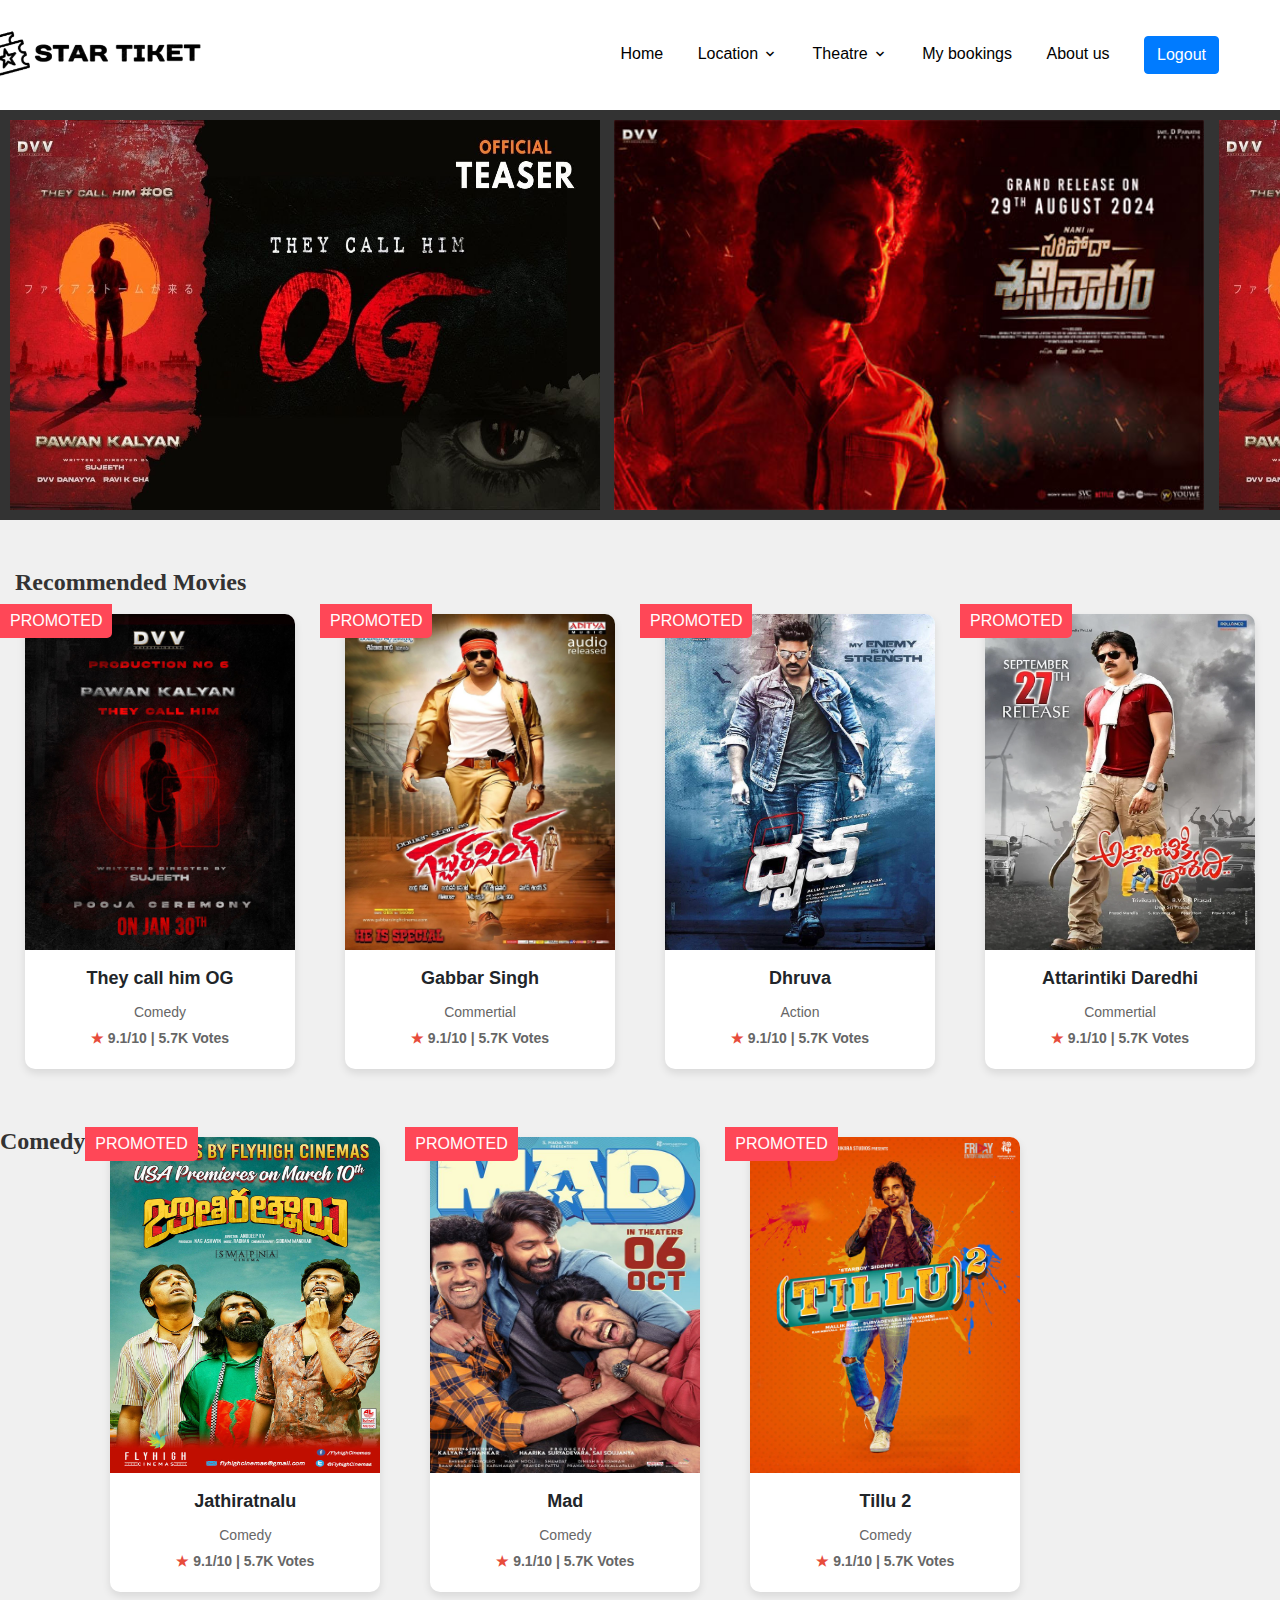
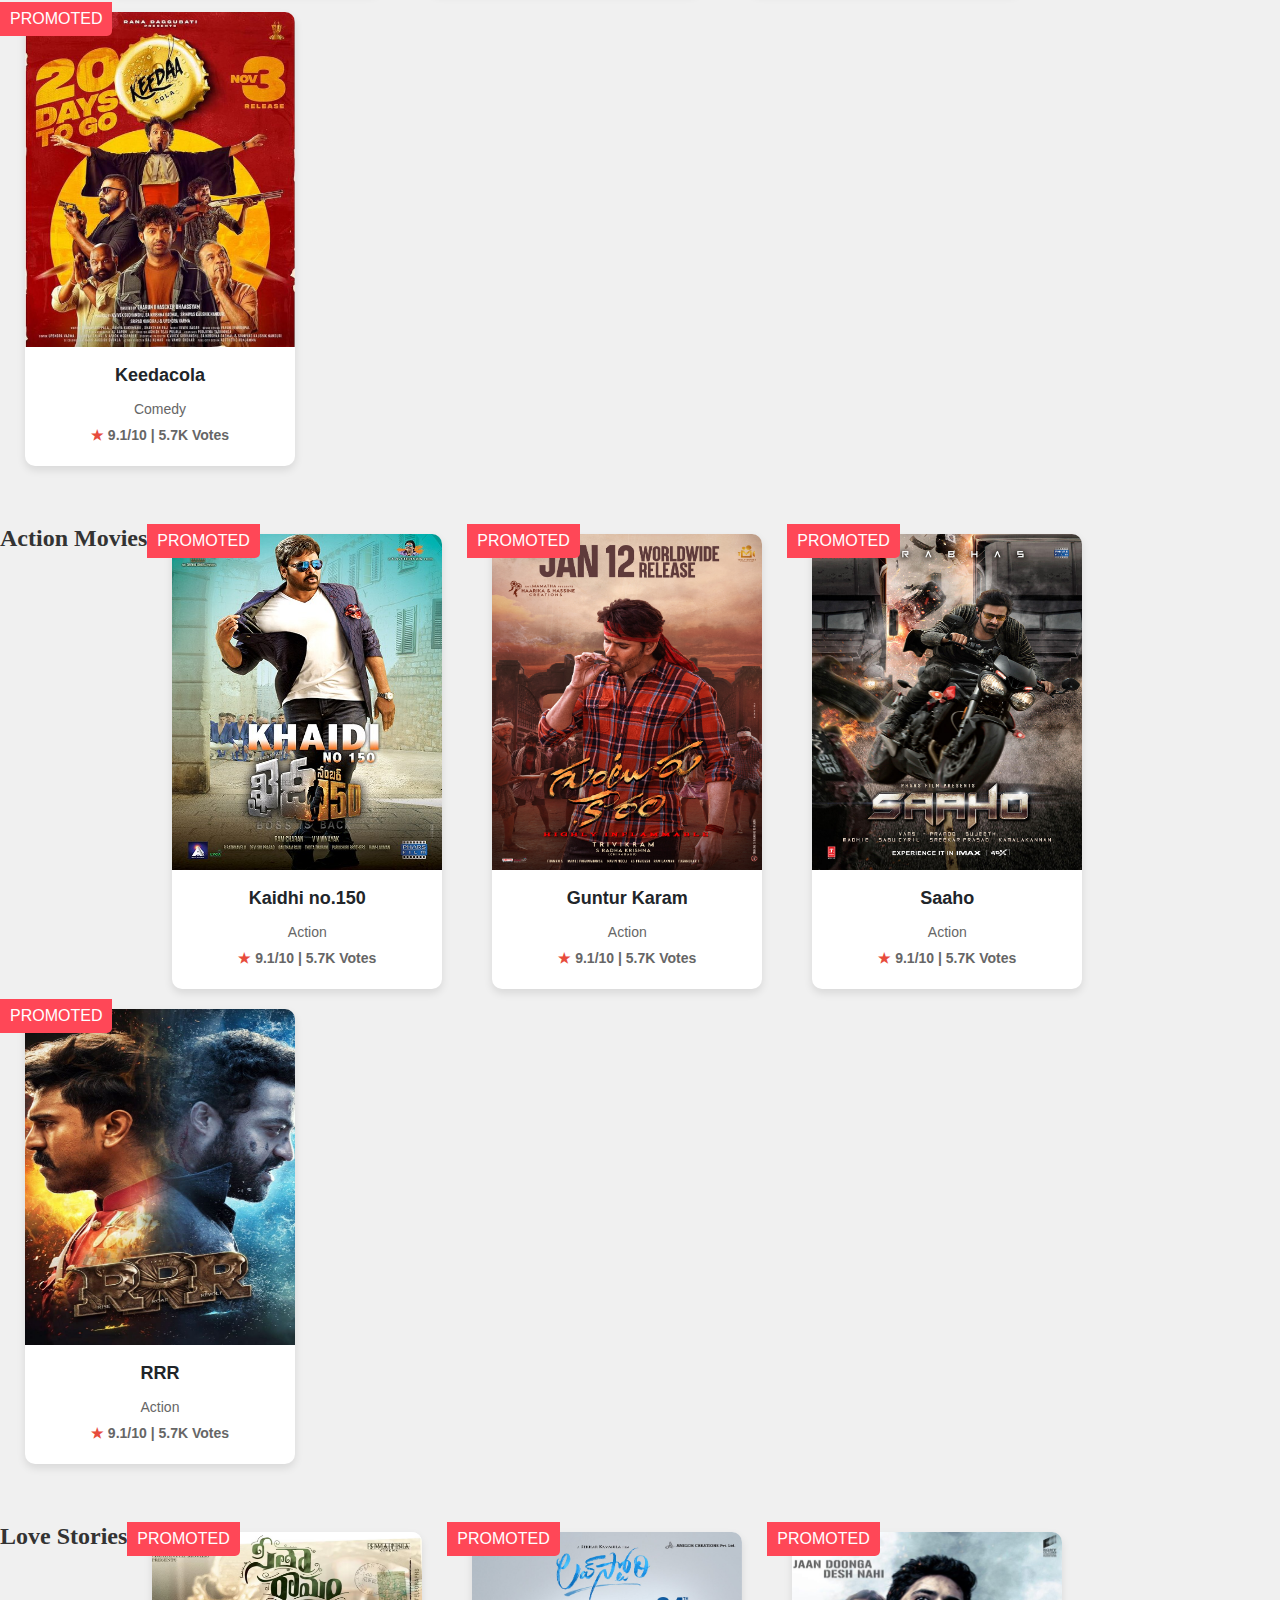
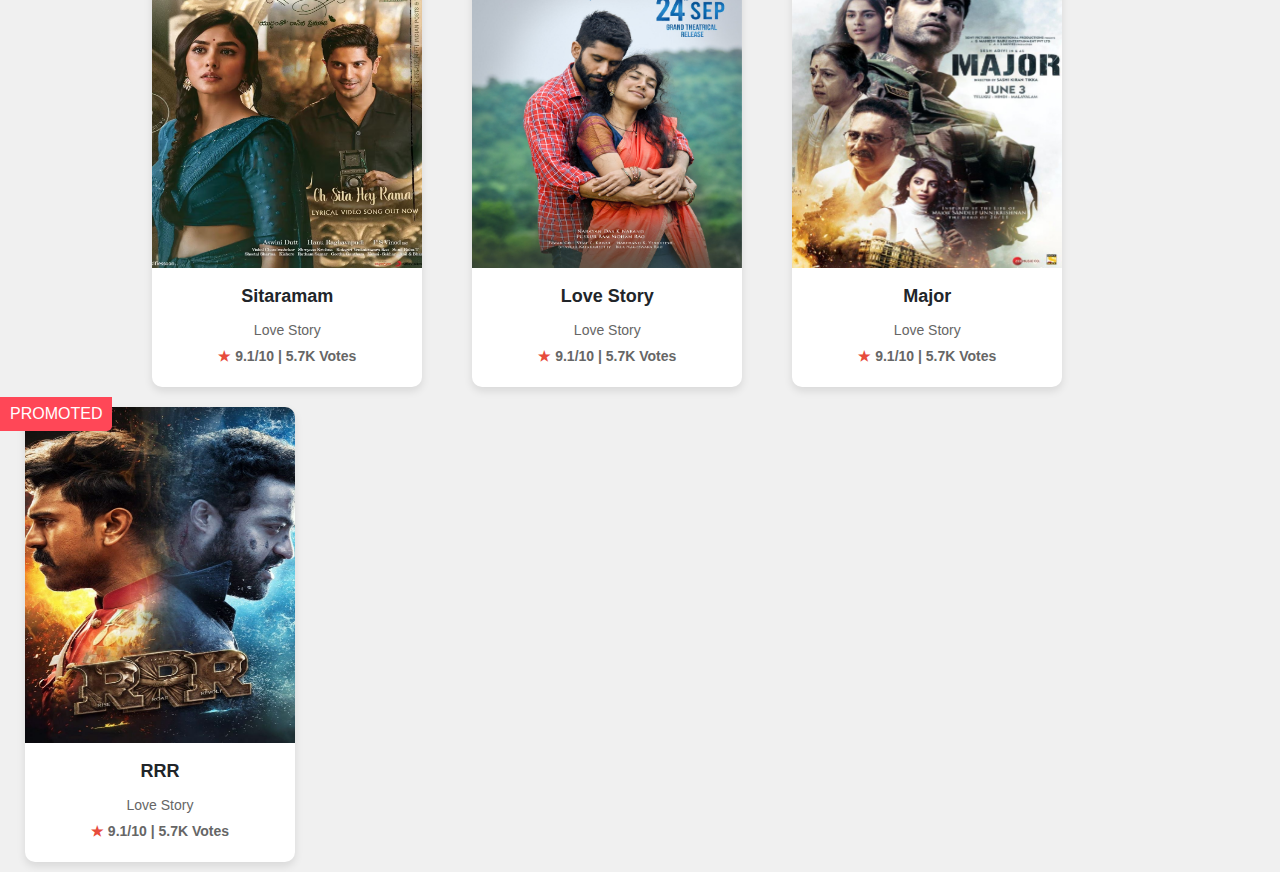
<file: index.html>
<!doctype html>
<html lang="en">

<head>
  <!-- Required meta tags -->
  <meta charset="utf-8">
  <meta name="viewport" content="width=device-width, initial-scale=1, shrink-to-fit=no">

  <!-- <link href="https://fonts.googleapis.com/css?family=Open+Sans:300,400,700" rel="stylesheet"> -->
  <link href="https://cdn.jsdelivr.net/npm/bootstrap@5.0.2/dist/css/bootstrap.min.css" rel="stylesheet"
    integrity="sha384-EVSTQN3/azprG1Anm3QDgpJLIm9Nao0Yz1ztcQTwFspd3yD65VohhpuuCOmLASjC" crossorigin="anonymous">
  <link rel="stylesheet" href="fonts/icomoon/style.css">

  <!-- <link rel="stylesheet" href="css/owl.carousel.min.css"> -->

  <!-- Bootstrap CSS -->
  <link rel="stylesheet" href="css/bootstrap.min.css">

  <!-- Style -->
  <link rel="stylesheet" href="css/style.css">

  <title>Website Menu #4</title>
</head>
<style>
  div.scroll-container {
    background-color: #333;
    overflow: auto;
    white-space: nowrap;
    padding: 5px;
  }

  div.scroll-container img {
    padding: 5px;

  }

  body {
    font-family: Arial, sans-serif;
    background-color: #f0f0f0;
    margin: 0;
    padding: 0;
  }

  .movie-container {
    display: flex;
    justify-content: space-between;
    padding: 20px;
    flex-wrap: wrap;
  }

  .movie-card {
    background-color: #fff;
    border-radius: 10px;
    box-shadow: 0 4px 8px rgba(0, 0, 0, 0.1);
    overflow: hidden;
    margin: 10px;
    width: 270px;
    text-align: center;
    transition: transform 0.2s;
  }

  .movie-card:hover {
    transform: scale(1.05);
  }

  .movie-card img {
    width: 100%;
    height: auto;
  }

  .movie-info {
    padding: 15px;
  }
  .site-logo {
    z-index: 1;
}

.site-navbar {
    z-index: 10;
    position: relative;
}

  .movie-title {
    font-size: 18px;
    font-weight: bold;
    margin-bottom: 10px;
  }

  .movie-genre,
  .movie-rating {
    color: #666;
    font-size: 14px;
    margin-bottom: 5px;
  }

  .movie-rating {
    font-weight: bold;
  }

  .rating-star {
    color: #e74c3c;
  }

  .promoted {
    position: absolute;
    background-color: #ff4757;
    color: #fff;
    padding: 5px 10px;
    border-radius: 0 0 5px 0;
    top: 0;
    left: 0;
  }

  .cBoXnA {
    word-break: break-word;
    color: rgb(51, 51, 51);
    font-family:Cambria, Cochin, Georgia, Times, 'Times New Roman', serif;
    font-size: 24px;
    font-weight: 700;
    line-height: 1.17;
  }
  .container {
        max-width: 1326px !important;
    }
    .hoverimg:hover{
      transform: scale(1.05);
  
    }
</style>

<body>


  <div class="site-mobile-menu site-navbar-target">
    <div class="site-mobile-menu-header">
      <div class="site-mobile-menu-close mt-3">
        <span class="icon-close2 js-menu-toggle"></span>
      </div>
    </div>
    <div class="site-mobile-menu-body"></div>
  </div>




  <header class="site-navbar js-sticky-header site-navbar-target" role="banner">

    <div class="container">
      <div class="d-flex align-items-center position-relative">


        <div class="site-logo" style="margin-left: -6rem;">
          <img src="logo1.png" width="300px">
          <!-- <a href="index.html" class="text-black"><span class="text-primary">Chanti </a> -->
        </div>

        <div class="col-12">
          <nav class="site-navigation text-right ml-auto  " role="navigation">

            <ul class="site-menu main-menu js-clone-nav ml-auto d-none d-lg-block">
              <li><a href="#home-section" class="nav-link">Home</a></li>
              <li class="has-children">
                <a href="" class="nav-link">Location</a>
                <ul class="dropdown arrow-top">
                  <li><a href="index.html" class="nav-link">Amalapuram</a></li>
                  <li><a href="index.html" class="nav-link">Mummidivaram</a></li>
                  <li><a href="index.html" class="nav-link">cheyyeru</a></li>
                </ul>
              </li>              


              <li class="has-children">
                <a href="" class="nav-link">Theatre</a>
                <ul class="dropdown arrow-top">
                  <li><a href="index.html" class="nav-link">Sri Krishna</a></li>
                  <li><a href="index.html" class="nav-link">Prasad Imaxx</a></li>
                  <li><a href="index.html" class="nav-link">PVR mall</a></li>
                  <!-- <li class="has-children">
                    <a href="#">More Links</a>
                    <ul class="dropdown">
                      <li><a href="#">Menu One</a></li>
                      <li><a href="#">Menu Two</a></li>
                      <li><a href="#">Menu Three</a></li>
                    </ul>
                  </li> -->
                </ul>
              </li>

    
              <li><a href="#blog-section" class="nav-link">My bookings</a></li>
              <li><a href="#contact-section" class="nav-link">About us</a></li>
              <li>
                <a href="Login.html"><button type="button" class="btn btn-primary">Logout</button></a>
              </li>
            </ul>
          </nav>

        </div>

        <div class="toggle-button d-inline-block d-lg-none"><a href="#"
            class="site-menu-toggle py-5 js-menu-toggle text-black"><span class="icon-menu h3"></span></a></div>

      </div>
    </div>

  </header>

  <div class="scroll-container">
    <!-- <img src="1706591665576.jpg" class="hoverimg rounded" alt="Cinque Terre" width="600" height="400"> -->
    <!-- <img src="et00389637-fpqzbynbjj-landscape.avif" class="hoverimg" alt="Forest" width="600" height="400"> -->
    <img src="og.jpg" class="hoverimg" alt="Northern Lights" width="600" height="400">
    <img src="Saripodhaa-Sanivaaram.jpg" class="hoverimg" alt="Mountains" width="600" height="400">
    <!-- <img src="1706591665576.jpg" class="hoverimg rounded" alt="Cinque Terre" width="600" height="400"> -->
    <!-- <img src="et00389637-fpqzbynbjj-landscape.avif" class="hoverimg" alt="Forest" width="600" height="400"> -->
    <img src="og.jpg" class="hoverimg" alt="Northern Lights" width="600" height="400">
    <img src="Saripodhaa-Sanivaaram.jpg" class="hoverimg" alt="Mountains" width="600" height="400">
    <img src="og.jpg" class="hoverimg" alt="Northern Lights" width="600" height="400">
    <img src="Saripodhaa-Sanivaaram.jpg" class="hoverimg" alt="Mountains" width="600" height="400">
    <img src="og.jpg" class="hoverimg" alt="Northern Lights" width="600" height="400">
    <img src="Saripodhaa-Sanivaaram.jpg" class="hoverimg" alt="Mountains" width="600" height="400">
    <img src="og.jpg" class="hoverimg" alt="Northern Lights" width="600" height="400">
    <img src="Saripodhaa-Sanivaaram.jpg" class="hoverimg" alt="Mountains" width="600" height="400">
  </div>
  <!-- <div class="hero" style="background-image: url('images/hero_1.jpg');"></div> -->

  <div class="container mt-5">
    <h2 class="sc-7o7nez-0 cBoXnA">Recommended Movies</h2>
    <div class="row">
      <div class="col-md-3 col-lg-3 col-sm-3">
        <a href="moviedta.html" >
        <div class="movie-card" href="/" style="max-height: 487px;">
          <div class="promoted">PROMOTED</div>
          <img src="Fno02SRaIAAM0eO.jpg" alt="Movie 1" style="max-height: 336px;"></a>
          <div class="movie-info">
            <div class="movie-title" style="text-decoration: none;">They call him OG</div>
            <div class="movie-genre">Comedy</div>
            <div class="movie-rating"><span class="rating-star">★</span> 9.1/10 | 5.7K Votes</div>
          </div>
        </div>
      </div>
      <div class="col-md-3 col-lg-3 col-sm-3">
        <a href="gabbarsinghdetails.html" >
        <div class="movie-card" style="max-height: 487px;">
          <div class="promoted">PROMOTED</div>
          <img src="gabbar.JPG" alt="Movie 1" style="max-height: 336px;"></a>
          <div class="movie-info">
            <div class="movie-title">Gabbar Singh</div>
            <div class="movie-genre">Commertial</div>
            <div class="movie-rating"><span class="rating-star">★</span> 9.1/10 | 5.7K Votes</div>
          </div>
        </div>
      </div>
      <div class="col-md-3 col-lg-3 col-sm-3">
        <a href="moviedta.html" >
        <div class="movie-card" style="max-height: 487px;">
          <div class="promoted">PROMOTED</div>
          <img src="Dhruva-First-Look-Poster-4.jpg" alt="Movie 1" style="max-height: 336px;"></a>
          <div class="movie-info">
            <div class="movie-title">Dhruva</div>
            <div class="movie-genre">Action</div>
            <div class="movie-rating"><span class="rating-star">★</span> 9.1/10 | 5.7K Votes</div>
          </div>
        </div>
      </div>
      <div class="col-md-3 col-lg-3 col-sm-3">
        <a href="moviedta.html" >
        <div class="movie-card" style="max-height: 487px;">
          <div class="promoted">PROMOTED</div>
          <img src="Attarintiki-Daredi.webp" alt="Movie 1" style="max-height: 336px;"></a>
          <div class="movie-info">
            <div class="movie-title">Attarintiki Daredhi</div>
            <div class="movie-genre">Commertial</div>
            <div class="movie-rating"><span class="rating-star">★</span> 9.1/10 | 5.7K Votes</div>
          </div>
        </div>
      </div>

    </div>
    
    <div class="row mt-5">
      <h2 class="sc-7o7nez-0 cBoXnA">Comedy</h2>
      <div class="col-md-3 col-lg-3 col-sm-3">
        <a href="moviedta.html" >
        <div class="movie-card" style="max-height: 487px;">
          <div class="promoted">PROMOTED</div>
          <img src="jathiratnalu.jpg" alt="jathi rathalu" style="max-height: 336px;"></a>
          <div class="movie-info">
            <div class="movie-title">Jathiratnalu</div>
            <div class="movie-genre">Comedy</div>
            <div class="movie-rating"><span class="rating-star">★</span> 9.1/10 | 5.7K Votes</div>
          </div>
        </div>
      </div>
      <div class="col-md-3 col-lg-3 col-sm-3">
        <a href="moviedta.html" >
        <div class="movie-card" style="max-height: 487px;">
          <div class="promoted">PROMOTED</div>
          <img src="mad.jpg" alt="Movie 1" style="max-height: 336px;"></a>
          <div class="movie-info">
            <div class="movie-title">Mad</div>
            <div class="movie-genre">Comedy</div>
            <div class="movie-rating"><span class="rating-star">★</span> 9.1/10 | 5.7K Votes</div>
          </div>
        </div>
      </div>
      <div class="col-md-3 col-lg-3 col-sm-3">
        <a href="moviedta.html" >
        <div class="movie-card" style="max-height: 487px;">
          <div class="promoted">PROMOTED</div>
          <img src="MV5BNzkzYWVkOTYtODc5OS00ZjhlLThhY2UtZjY4ZGIyZWFhZWE4XkEyXkFqcGdeQXVyMTY3ODkyNDkz._V1_.jpg" alt="Movie 1" style="max-height: 336px;"></a>
          <div class="movie-info">
            <div class="movie-title">Tillu 2</div>
            <div class="movie-genre">Comedy</div>
            <div class="movie-rating"><span class="rating-star">★</span> 9.1/10 | 5.7K Votes</div>
          </div>
        </div>
      </div>
      <div class="col-md-3 col-lg-3 col-sm-3">
        <a href="moviedta.html" >
        <div class="movie-card" style="max-height: 487px;">
          <div class="promoted">PROMOTED</div>
          <img src="keedacola.jpg" alt="Movie 1" style="max-height: 336px;"></a>
          <div class="movie-info">
            <div class="movie-title">Keedacola</div>
            <div class="movie-genre">Comedy</div>
            <div class="movie-rating"><span class="rating-star">★</span> 9.1/10 | 5.7K Votes</div>
          </div>
        </div>
      </div>

    </div>
    <div class="row mt-5">
      <h2 class="sc-7o7nez-0 cBoXnA">Action Movies</h2>
      <div class="col-md-3 col-lg-3 col-sm-3">
        <a href="moviedta.html" >
        <div class="movie-card" style="max-height: 487px;">
          <div class="promoted">PROMOTED</div>
          <img src="kaidhi.jpg" alt="Movie 1" style="max-height: 336px;"></a>
          <div class="movie-info">
            <div class="movie-title">Kaidhi no.150</div>
            <div class="movie-genre">Action</div>
            <div class="movie-rating"><span class="rating-star">★</span> 9.1/10 | 5.7K Votes</div>
          </div>
        </div>
      </div>
      <div class="col-md-3 col-lg-3 col-sm-3">
        <a href="moviedta.html" >
        <div class="movie-card" style="max-height: 487px;">
          <div class="promoted">PROMOTED</div>
          <img src="guntur-kaaram-ff8d11d6.jpg" alt="Movie 1" style="max-height: 336px;"></a>
          <div class="movie-info">
            <div class="movie-title">Guntur Karam</div>
            <div class="movie-genre">Action</div>
            <div class="movie-rating"><span class="rating-star">★</span> 9.1/10 | 5.7K Votes</div>
          </div>
        </div>
      </div>
      <div class="col-md-3 col-lg-3 col-sm-3">
        <a href="moviedta.html" >
        <div class="movie-card" style="max-height: 487px;">
          <div class="promoted">PROMOTED</div>
          <img src="SAAHO-BIKE-poster-FINAL.jpg" alt="Movie 1" style="max-height: 336px;"></a>
          <div class="movie-info">
            <div class="movie-title">Saaho</div>
            <div class="movie-genre">Action</div>
            <div class="movie-rating"><span class="rating-star">★</span> 9.1/10 | 5.7K Votes</div>
          </div>
        </div>
      </div>
      <div class="col-md-3 col-lg-3 col-sm-3">
        <a href="moviedta.html" >
        <div class="movie-card" style="max-height: 487px;">
          <div class="promoted">PROMOTED</div>
          <img src="rrr-2022-09.jpg" alt="Movie 1" style="max-height: 336px;"></a>
          <div class="movie-info">
            <div class="movie-title">RRR</div>
            <div class="movie-genre">Action</div>
            <div class="movie-rating"><span class="rating-star">★</span> 9.1/10 | 5.7K Votes</div>
          </div>
        </div>
      </div>

    </div>
    <div class="row mt-5">
      <h2 class="sc-7o7nez-0 cBoXnA">Love Stories</h2>
      <div class="col-md-3 col-lg-3 col-sm-3">
        <a href="moviedta.html" >
        <div class="movie-card" style="max-height: 487px;">
          <div class="promoted">PROMOTED</div>
          <img src="sitaramam.avif" alt="Movie 1" style="max-height: 336px;"></a>
          <div class="movie-info">
            <div class="movie-title">Sitaramam</div>
            <div class="movie-genre">Love Story</div>
            <div class="movie-rating"><span class="rating-star">★</span> 9.1/10 | 5.7K Votes</div>
          </div>
        </div>
      </div>
      <div class="col-md-3 col-lg-3 col-sm-3">
        <a href="moviedta.html" >
        <div class="movie-card" style="max-height: 487px;">
          <div class="promoted">PROMOTED</div>
          <img src="lovestory.jpg" alt="Movie 1" style="max-height: 336px;"></a>
          <div class="movie-info">
            <div class="movie-title">Love Story</div>
            <div class="movie-genre">Love Story</div>
            <div class="movie-rating"><span class="rating-star">★</span> 9.1/10 | 5.7K Votes</div>
          </div>
        </div>
      </div>
      <div class="col-md-3 col-lg-3 col-sm-3">
        <a href="moviedta.html" >
        <div class="movie-card" style="max-height: 487px;">
          <div class="promoted">PROMOTED</div>
          <img src="MV5BNWRlYTFlYzgtMWM5My00Yzk2LTk5YTQtYzM5NGYyODQ4MTcyXkEyXkFqcGdeQXVyMTA3MDk2NDg2._V1_.jpg" alt="Movie 1" style="max-height: 336px;"></a>
          <div class="movie-info">
            <div class="movie-title">Major</div>
            <div class="movie-genre">Love Story</div>
            <div class="movie-rating"><span class="rating-star">★</span> 9.1/10 | 5.7K Votes</div>
          </div>
        </div>
      </div>
      <div class="col-md-3 col-lg-3 col-sm-3">
        <a href="moviedta.html" >
        <div class="movie-card" style="max-height: 487px;">
          <div class="promoted">PROMOTED</div>
          <img src="rrr-2022-09.jpg" alt="Movie 1" style="max-height: 336px;"></a>
          <div class="movie-info">
            <div class="movie-title">RRR</div>
            <div class="movie-genre">Love Story</div>
            <div class="movie-rating"><span class="rating-star">★</span> 9.1/10 | 5.7K Votes</div>
          </div>
        </div>
      </div>

    </div>

  </div>

  <script src="js/jquery-3.3.1.min.js"></script>
  <script src="js/popper.min.js"></script>
  <!-- <script src="js/bootstrap.min.js"></script> -->
  <script src="js/jquery.sticky.js"></script>
  <script src="js/main.js"></script>
</body>

</html>
</file>
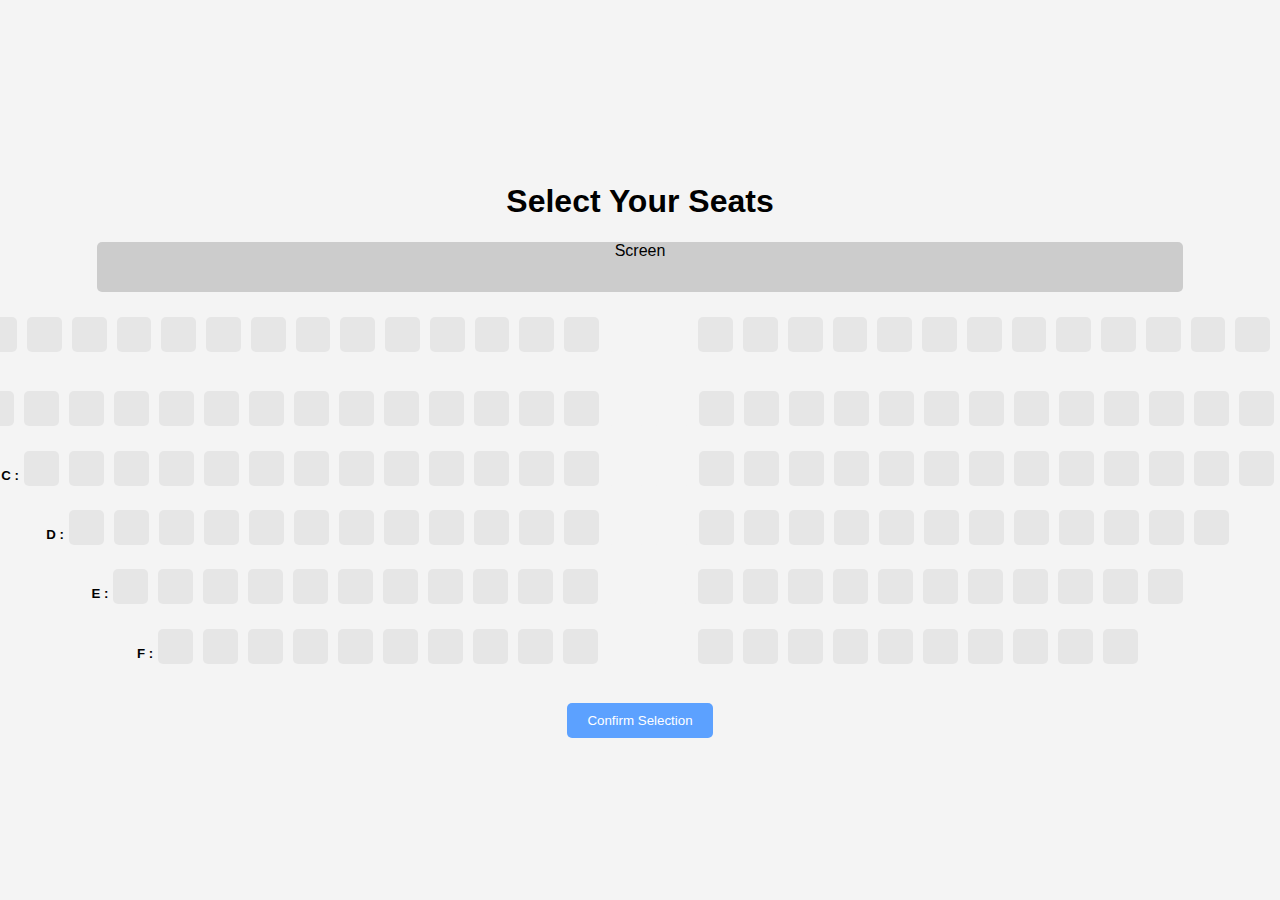
<file: bookingseats.html>
<!DOCTYPE html>
<html lang="en">
<head>
    <meta charset="UTF-8">
    <meta name="viewport" content="width=device-width, initial-scale=1.0">
    <title>Movie Seat Booking</title>
    <!-- <link rel="stylesheet" href="styles.css"> -->
    
    <style>
    body {
    font-family: Arial, sans-serif;
    background-color: #f4f4f4;
    display: flex;
    justify-content: center;
    align-items: center;
    height: 100vh;
    margin: 0;
}

.container {
    text-align: center;
}

.screen {
    background-color: #ccc;
    height: 50px;
    margin: 20px auto;
    width: 75%;
    border-radius: 5px;
}

.seats {
    display: flex;
    flex-direction: column;
    align-items: center;
}

.row {
    display: flex;
}

.seat {
    background-color: #e6e6e6;
    height: 35px;
    width: 35px;
    margin: 5px;
    border-radius: 5px;
    cursor: pointer;
}
.seatempty {
    background-color: #f4f4f4;
    height: 35px;
    width: 35px;
    margin: 5px;
    border-radius: 5px;
    cursor: pointer;
}

.seat.selected {
    background-color: #70db5d;
}

.seat.occupied {
    background-color: #ff4d4d;
    cursor: not-allowed;
}

.btn {
    background-color: #5ca1ff;
    border: none;
    color: white;
    padding: 10px 20px;
    margin-top: 20px;
    cursor: pointer;
    border-radius: 5px;
}

.btn:hover {
    background-color: #4b91e3;
}

    </style>
    
</head>
<body>
    <div class="container">
        <h1>Select Your Seats</h1>
        <div class="screen">Screen</div>
        <div class="seats">
            <div class="row">
                <h5>A :     </h5>
                <div></div>
             
                <div class="seat"></div>
                <div class="seat"></div>
                <div class="seat"></div>
                  <div class="seat"></div>
                <div class="seat"></div>
                <div class="seat"></div>
                <div class="seat"></div>
                <div class="seat"></div>
                  <div class="seat"></div>
                <div class="seat"></div>
                <div class="seat"></div>
                <div class="seat"></div>
                <div class="seat"></div>
                  <div class="seat"></div>
                <div class="seat"></div>
                <div class="seatempty"></div>
                <div class="seatempty"></div>
                <div class="seat"></div>
                  <div class="seat"></div>
                <div class="seat"></div>
                <div class="seat"></div>
                <div class="seat"></div>
                <div class="seat"></div>
                  <div class="seat"></div>
                <div class="seat"></div>
                <div class="seat"></div>
                <div class="seat"></div>
                <div class="seat"></div>
                <div class="seat"></div>
                <div class="seat"></div>
                <div class="seat"></div>
                <div class="seat"></div>
             
            </div>
            <div class="row">
                <h5>B :     </h5>
                <div></div>
             
               
                <div class="seat"></div>
                <div class="seat"></div>
                  <div class="seat"></div>
                <div class="seat"></div>
                <div class="seat"></div>
                <div class="seat"></div>
                <div class="seat"></div>
                  <div class="seat"></div>
                <div class="seat"></div>
                <div class="seat"></div>
                <div class="seat"></div>
                <div class="seat"></div>
                  <div class="seat"></div>
                <div class="seat"></div>
                <div class="seatempty"></div>
                <div class="seatempty"></div>
                <div class="seat"></div>
                  <div class="seat"></div>
                <div class="seat"></div>
                <div class="seat"></div>
                <div class="seat"></div>
                <div class="seat"></div>
                  <div class="seat"></div>
                <div class="seat"></div>
                <div class="seat"></div>
                <div class="seat"></div>
                <div class="seat"></div>
                <div class="seat"></div>
                <div class="seat"></div>
                <div class="seat"></div>
                
             
            </div>
            <div class="row">
                <h5>C :     </h5>
                <div></div>
             
              
                <div class="seat"></div>
                  <div class="seat"></div>
                <div class="seat"></div>
                <div class="seat"></div>
                <div class="seat"></div>
                <div class="seat"></div>
                  <div class="seat"></div>
                <div class="seat"></div>
                <div class="seat"></div>
                <div class="seat"></div>
                <div class="seat"></div>
                  <div class="seat"></div>
                <div class="seat"></div>
                <div class="seatempty"></div>
                <div class="seatempty"></div>
                <div class="seat"></div>
                  <div class="seat"></div>
                <div class="seat"></div>
                <div class="seat"></div>
                <div class="seat"></div>
                <div class="seat"></div>
                  <div class="seat"></div>
                <div class="seat"></div>
                <div class="seat"></div>
                <div class="seat"></div>
                <div class="seat"></div>
                <div class="seat"></div>
                <div class="seat"></div>
             
             
            </div>
            <div class="row">
                <h5>D :     </h5>
                <div></div>
             
          
                  <div class="seat"></div>
                <div class="seat"></div>
                <div class="seat"></div>
                <div class="seat"></div>
                <div class="seat"></div>
                  <div class="seat"></div>
                <div class="seat"></div>
                <div class="seat"></div>
                <div class="seat"></div>
                <div class="seat"></div>
                  <div class="seat"></div>
                <div class="seat"></div>
                <div class="seatempty"></div>
                <div class="seatempty"></div>
                <div class="seat"></div>
                  <div class="seat"></div>
                <div class="seat"></div>
                <div class="seat"></div>
                <div class="seat"></div>
                <div class="seat"></div>
                  <div class="seat"></div>
                <div class="seat"></div>
                <div class="seat"></div>
                <div class="seat"></div>
                <div class="seat"></div>
                <div class="seat"></div>
              
             
            </div>
            <div class="row">
                <h5>E :     </h5>
                <div></div>
             
          
           
                <div class="seat"></div>
                <div class="seat"></div>
                <div class="seat"></div>
                <div class="seat"></div>
                  <div class="seat"></div>
                <div class="seat"></div>
                <div class="seat"></div>
                <div class="seat"></div>
                <div class="seat"></div>
                  <div class="seat"></div>
                <div class="seat"></div>
                <div class="seatempty"></div>
                <div class="seatempty"></div>
                <div class="seat"></div>
                  <div class="seat"></div>
                <div class="seat"></div>
                <div class="seat"></div>
                <div class="seat"></div>
                <div class="seat"></div>
                  <div class="seat"></div>
                <div class="seat"></div>
                <div class="seat"></div>
                <div class="seat"></div>
                <div class="seat"></div>
            
              
             
            </div>
            <div class="row">
                <h5>F :     </h5>
                <div></div>
             
          
                <div class="seat"></div>
                <div class="seat"></div>
                <div class="seat"></div>
                  <div class="seat"></div>
                <div class="seat"></div>
                <div class="seat"></div>
                <div class="seat"></div>
                <div class="seat"></div>
                  <div class="seat"></div>
                <div class="seat"></div>
                <div class="seatempty"></div>
                <div class="seatempty"></div>
                <div class="seat"></div>
                  <div class="seat"></div>
                <div class="seat"></div>
                <div class="seat"></div>
                <div class="seat"></div>
                <div class="seat"></div>
                  <div class="seat"></div>
                <div class="seat"></div>
                <div class="seat"></div>
                <div class="seat"></div>
     
    
              
             
            </div>
         
            <!-- Add more rows as needed -->
        </div>
       <a href="bookingsuccessfull.html">  <button class="btn">Confirm Selection</button></a>
    </div>
    <script>
    const seats = document.querySelectorAll('.seat:not(.occupied)');
const container = document.querySelector('.container');

container.addEventListener('click', (e) => {
    if (e.target.classList.contains('seat') && !e.target.classList.contains('occupied')) {
        e.target.classList.toggle('selected');
    }
});
</script>
</body>
</html>
</file>
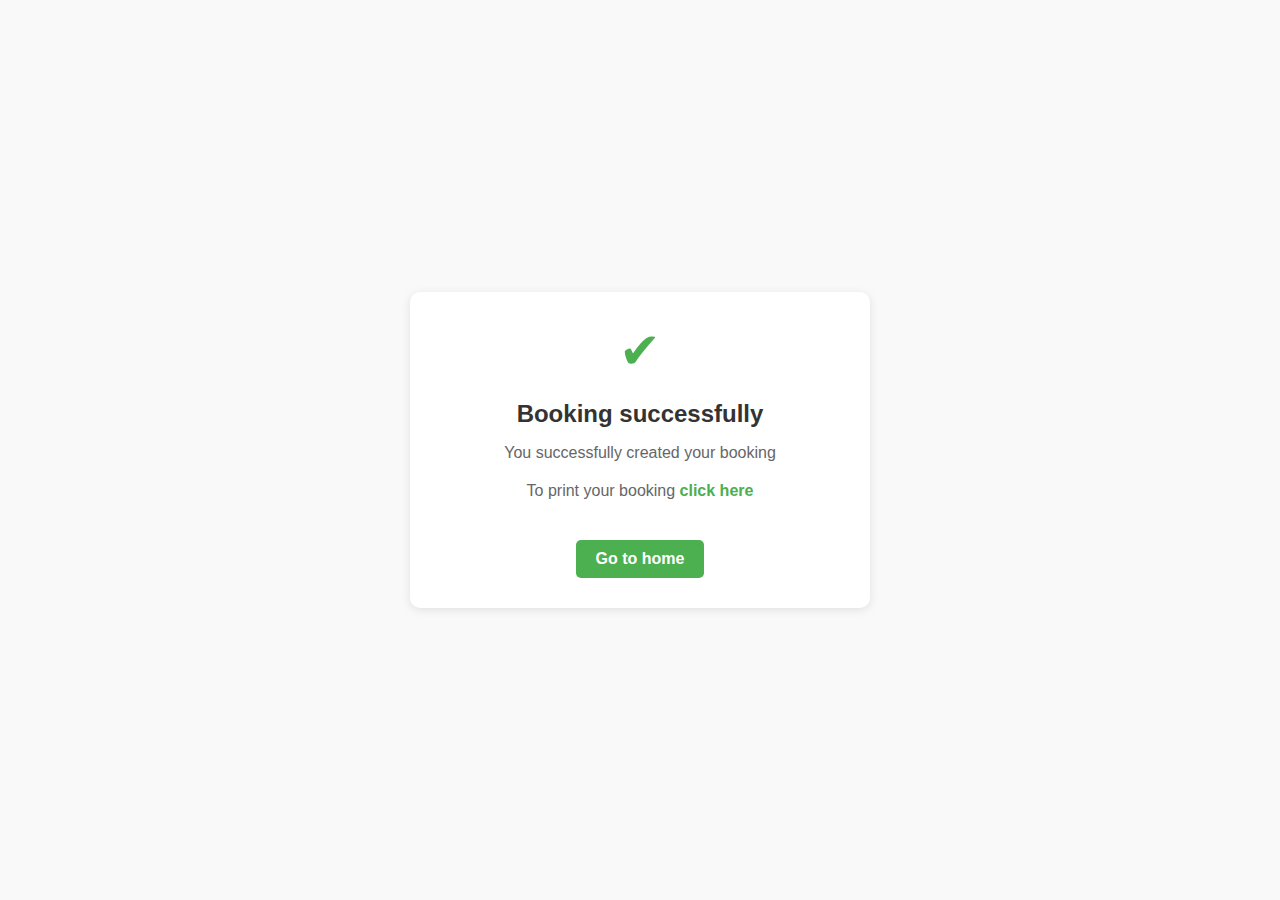
<file: bookingsuccessfull.html>
<!DOCTYPE html>
<html lang="en">
<head>
    <meta charset="UTF-8">
    <meta name="viewport" content="width=device-width, initial-scale=1.0">
    <title>Booking Confirmation</title>
    <style>
        body {
            font-family: Arial, sans-serif;
            display: flex;
            justify-content: center;
            align-items: center;
            height: 100vh;
            background-color: #f9f9f9;
            margin: 0;
        }
        .container {
            background-color: white;
            border-radius: 10px;
            box-shadow: 0 2px 10px rgba(0, 0, 0, 0.1);
            text-align: center;
            padding: 30px;
            max-width: 400px;
            width: 100%;
        }
        .container .icon {
            font-size: 50px;
            color: #4CAF50;
            margin-bottom: 20px;
        }
        .container h2 {
            color: #333;
            margin-bottom: 10px;
        }
        .container p {
            color: #666;
            margin-bottom: 20px;
        }
        .container a {
            color: #4CAF50;
            text-decoration: none;
            font-weight: bold;
        }
        .container a:hover {
            text-decoration: underline;
        }
        .container .button {
            display: inline-block;
            margin-top: 20px;
            padding: 10px 20px;
            border-radius: 5px;
            background-color: #4CAF50;
            color: white;
            text-decoration: none;
            font-weight: bold;
        }
        .container .button:hover {
            background-color: #45a049;
        }
        .container .home {
            display: flex;
            justify-content: center;
            align-items: center;
            margin-top: 20px;
            color: #666;
            text-decoration: none;
            font-weight: bold;
        }
        .container .home img {
            width: 20px;
            height: 20px;
            margin-right: 8px;
        }
    </style>
</head>
<body>

    <div class="container">
        <div class="icon">✔</div>
        <h2>Booking successfully</h2>
        <p>You successfully created your booking</p>
        <p>To print your booking <a href="#">click here</a></p>
        <a href="index.html" class="button">Go to home</a>
    </div>

</body>
</html>
</file>
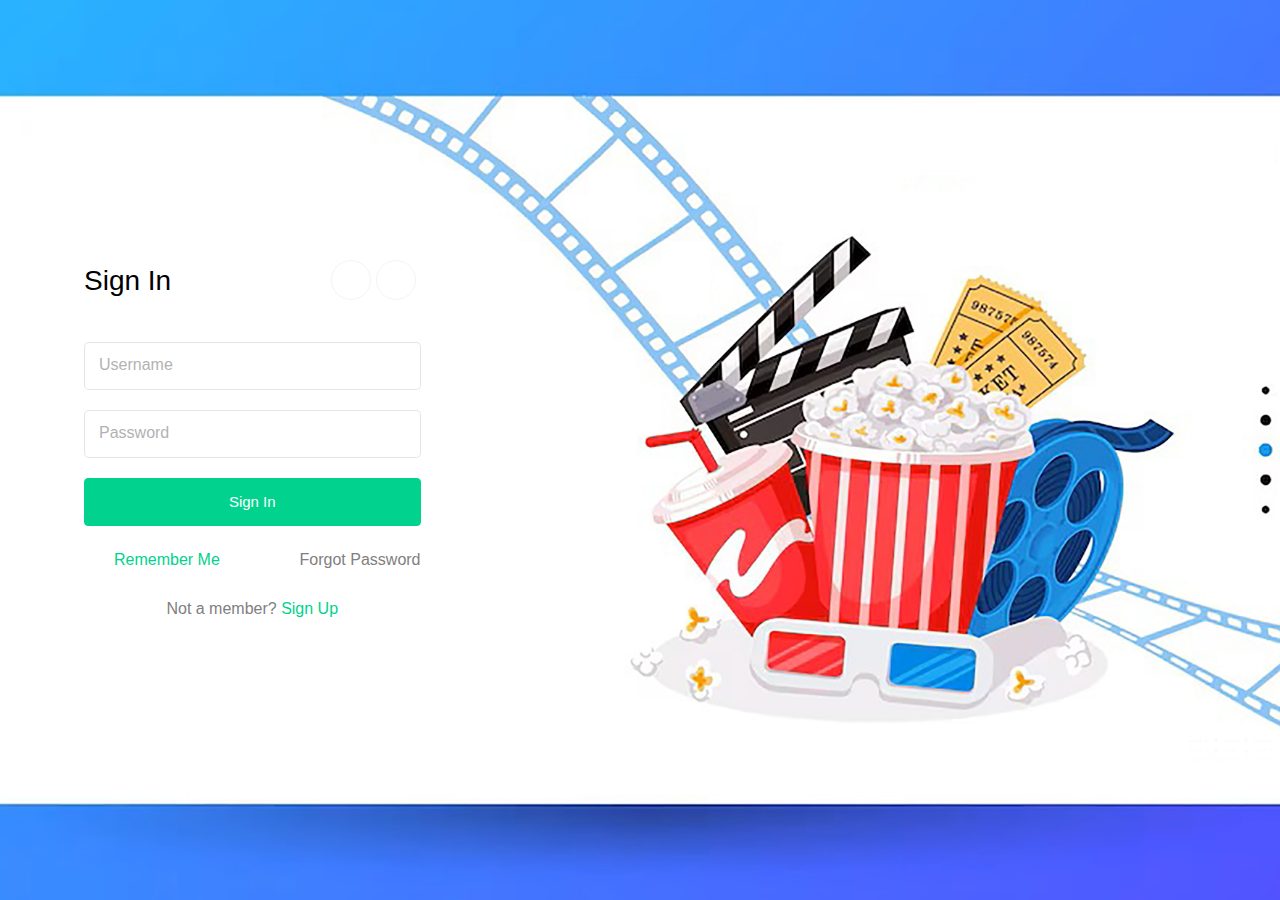
<file: Login.html>
<!DOCTYPE html>
<html lang="en">
<head>
    <!-- <meta charset="UTF-8"> -->
    <!-- <meta name="viewport" content="width=device-width, initial-scale=1.0"> -->
    <title>Document</title>
    <link rel="stylesheet" href="css/bootstrap/style.css">
    <style>
body
 {
            background-image: url(coverimg1.jpg);
            background-size: cover; /* Adjust to 'contain' for aspect ratio preservation */
            background-position: center; /* Center the image */
            height: 100vh; /* Set height to viewport height */
            width: 90%;
            display: flex; /* Create a flex container */
            justify-content: center; /* Center content horizontally */
            align-items: center; /* Center content vertically   
 */
        }
     
    </style>
</head>
<body>
    <div class="container">
<div>
    <section class="ftco-section">
		<div class="container">
		
			<div class="row ">
				<div class="col-md-7 col-lg-5">
					<div class="">
						<!-- <div class="img" style="background-image: url(images/bg-1.jpg);"></div> -->
						<div class="login-wrap p-4 p-md-5">
			      	<div class="d-flex">
			      		<div class="w-100">
			      			<h3 class="mb-4">Sign In</h3>
			      		</div>
								<div class="w-100">
									<p class="social-media d-flex justify-content-end">
										<a href="#" class="social-icon d-flex align-items-center justify-content-center"><span class="fa fa-facebook"></span></a>
										<a href="#" class="social-icon d-flex align-items-center justify-content-center"><span class="fa fa-twitter"></span></a>
									</p>
								</div>
			      	</div>
							<!-- <form action="index.html" class="signin-form"> -->
			      		<div class="form-group mt-3">
			      			<input type="text" class="form-control" required>
			      			<label class="form-control-placeholder" for="username">Username</label>
			      		</div>
		            <div class="form-group">
		              <input id="password-field" type="password" class="form-control" required>
		              <label class="form-control-placeholder" for="password">Password</label>
		              <span toggle="#password-field" class="fa fa-fw fa-eye field-icon toggle-password"></span>
		            </div>
		            <div class="form-group">
		            <a href="index.html">	<button type="submit" class="form-control btn btn-primary rounded submit px-3">Sign In</button></a>
		            </div>
		            <div class="form-group d-md-flex">
		            	<div class="w-50 text-left">
			            	<label class="checkbox-wrap checkbox-primary mb-0">Remember Me
									  <input type="checkbox" checked>
									  <span class="checkmark"></span>
										</label>
									</div>
									<div class="w-50 text-md-right">
										<a href="#">Forgot Password</a>
									</div>
		            </div>
		          <!-- </form> -->
		          <p class="text-center">Not a member? <a data-toggle="tab" href="Signup.html">Sign Up</a></p>
		        </div>
		      </div>
				</div>
			</div>
		</div>
	</section>
</div>
    </div>
    
</body>
</html>
</file>
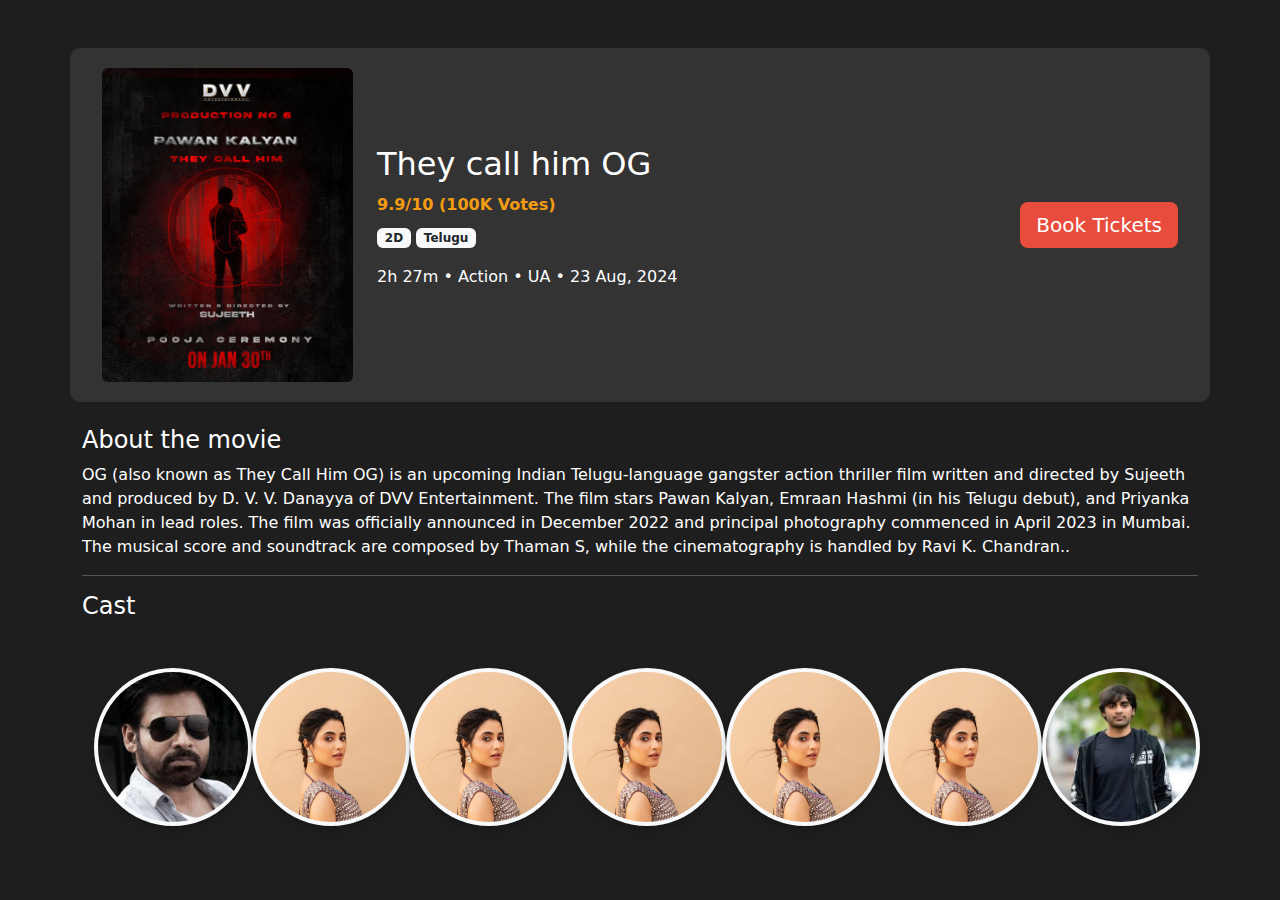
<file: moviedta.html>
<!DOCTYPE html>
<html lang="en">

<head>
    <meta charset="UTF-8">
    <meta name="viewport" content="width=device-width, initial-scale=1.0">
    <title>Document</title>
    <link href="https://cdn.jsdelivr.net/npm/bootstrap@5.3.0/dist/css/bootstrap.min.css" rel="stylesheet">
    <style>
        body {
            background-color: #1e1e1e;
            color: #fff;
        }

        .movie-card {
            background-color: #333;
            border-radius: 10px;
            padding: 20px;
        }

        .movie-title {
            font-size: 2rem;
            margin-bottom: 10px;
        }

        .movie-rating {
            color: #f39c12;
            font-weight: bold;
        }

        .btn-danger {
            background-color: #e74c3c;
            border: none;
        }

        .btn-danger:hover {
            background-color: #c0392b;
        }

        .cast-card {
            border: none;
            background-color: #f8f9fa;
            text-align: center;
            border-radius: 12rem;

            overflow: hidden;
            box-shadow: 0 4px 8px rgba(0, 0, 0, 0.2);
            transition: transform 0.2s;
        }

        .cast-card:hover {
            transform: scale(1.05);
        }

        .cast-card img {
            border-radius: 50%;
            object-fit: cover;
        }
    </style>
</head>

<body>
    <div class="container mt-5">
        <div class="row align-items-center movie-card">
            <div class="col-md-3">
                <img src="Fno02SRaIAAM0eO.jpg" class="img-fluid rounded" alt="Movie Poster">
            </div>
            <div class="col-md-6">
                <h2 class="movie-title">They call him OG</h2>
                <div class="movie-rating">
                    <span>9.9/10</span> (100K Votes)
                </div>
                <div class="mt-2">
                    <span class="badge bg-light text-dark">2D</span>
                    <span class="badge bg-light text-dark">Telugu</span>
                </div>
                <div class="mt-3">
                    <p>2h 27m • Action • UA • 23 Aug, 2024</p>
                </div>
            </div>
            <div class="col-md-3 text-md-end text-center mt-4 mt-md-0">
                <a href="bookingseats.html" class="btn btn-danger btn-lg">Book Tickets</a>
            </div>
        </div>
        <div class="mt-4">
            <h4>About the movie</h4>
            <p>OG (also known as They Call Him OG) is an upcoming Indian Telugu-language gangster action thriller film
                written and directed by Sujeeth and produced by D. V. V. Danayya of DVV Entertainment. The film stars
                Pawan Kalyan, Emraan Hashmi (in his Telugu debut), and Priyanka Mohan in lead roles.

                The film was officially announced in December 2022 and principal photography commenced in April 2023 in
                Mumbai. The musical score and soundtrack are composed by Thaman S, while the cinematography is handled
                by Ravi K. Chandran..</p>
        </div>
        <hr>
        <h4>Cast</h4>
        <div class="container mt-5">
            <div class="d-flex justify-content-around">
                <div class="mb-4">
                    <div class="cast-card p-1">
                        <img src="panjaa.jpg" width="150px" height="150px" alt="Cast Member">

                    </div>
                </div>
                <div class="mb-4">
                    <div class="cast-card p-1">
                        <img src="PriyankaMohan.jpg" width="150px" height="150px" alt="Cast Member">
                    </div>
                </div>
                <div class="mb-4">
                    <div class="cast-card p-1">
                        <img src="PriyankaMohan.jpg" width="150px" height="150px" alt="Cast Member">
                    </div>
                </div>
                <div class="mb-4">
                    <div class="cast-card p-1">
                        <img src="PriyankaMohan.jpg" width="150px" height="150px" alt="Cast Member">
                    </div>
                </div>
                <div class="mb-4">
                    <div class="cast-card p-1">
                        <img src="PriyankaMohan.jpg" width="150px" height="150px" alt="Cast Member">
                    </div>
                </div>
                <div class="mb-4">
                    <div class="cast-card p-1">
                        <img src="PriyankaMohan.jpg" width="150px" height="150px" alt="Cast Member">
                    </div>
                </div>
                <div class="mb-4">
                    <div class="cast-card p-1">
                        <img src="sujeeth-1.jpg" width="150px" height="150px" alt="Cast Member">
                    </div>
                </div>
            </div>
        </div>


        <div class="row">
            <div>

            </div>
        </div>
    </div>

    <script src="https://cdn.jsdelivr.net/npm/bootstrap@5.3.0/dist/js/bootstrap.bundle.min.js"></script>
</body>

</html>
</file>
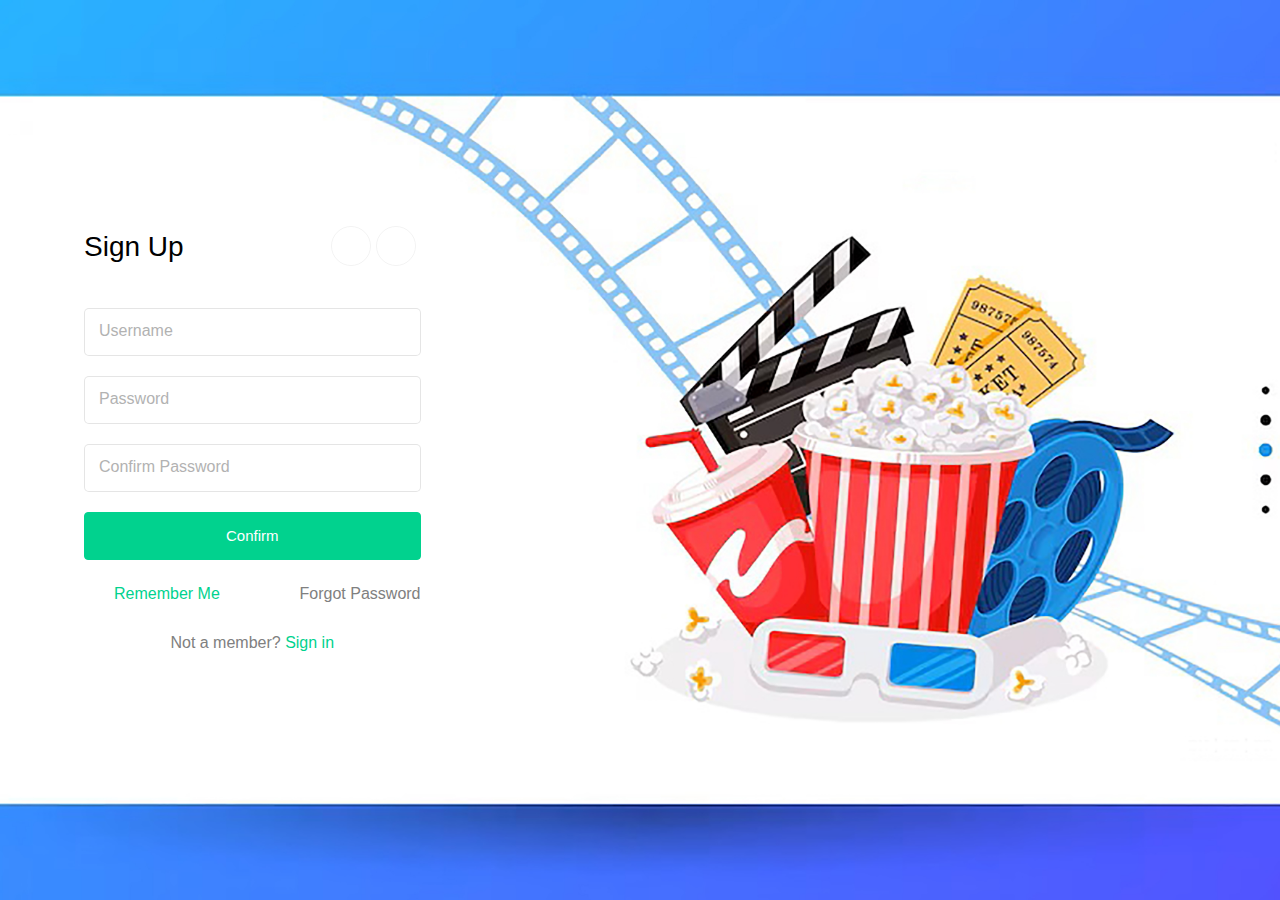
<file: Signup.html>
<!DOCTYPE html>
<html lang="en">
<head>
    <!-- <meta charset="UTF-8"> -->
    <!-- <meta name="viewport" content="width=device-width, initial-scale=1.0"> -->
    <title>Document</title>
    <link rel="stylesheet" href="css/bootstrap/style.css">
    <style>
body
 {
            background-image: url(coverimg1.jpg);
            background-size: cover; /* Adjust to 'contain' for aspect ratio preservation */
            background-position: center; /* Center the image */
            height: 100vh; /* Set height to viewport height */
            width: 90%;
            display: flex; /* Create a flex container */
            justify-content: center; /* Center content horizontally */
            align-items: center; /* Center content vertically   
 */
        }
     
    </style>
</head>
<body>
    <div class="container">
<div>
    <section class="ftco-section">
		<div class="container">
		
			<div class="row ">
				<div class="col-md-7 col-lg-5">
					<div class="">
						<!-- <div class="img" style="background-image: url(images/bg-1.jpg);"></div> -->
						<div class="login-wrap p-4 p-md-5">
			      	<div class="d-flex">
			      		<div class="w-100">
			      			<h3 class="mb-4">Sign Up</h3>
			      		</div>
								<div class="w-100">
									<p class="social-media d-flex justify-content-end">
										<a href="#" class="social-icon d-flex align-items-center justify-content-center"><span class="fa fa-facebook"></span></a>
										<a href="#" class="social-icon d-flex align-items-center justify-content-center"><span class="fa fa-twitter"></span></a>
									</p>
								</div>
			      	</div>
							<form action="Login.html" class="signin-form">
			      		<div class="form-group mt-3">
			      			<input type="text" class="form-control" required>
			      			<label class="form-control-placeholder" for="username">Username</label>
			      		</div>
                        
		            <div class="form-group">
		              <input id="password-field" type="password" class="form-control" required>
		              <label class="form-control-placeholder" for="password">Password</label>
		              <span toggle="#password-field" class="fa fa-fw fa-eye field-icon toggle-password"></span>
		            </div>
                    <div class="form-group">
                        <input id="password-field" type="password" class="form-control" required>
                        <label class="form-control-placeholder" for="password">Confirm Password</label>
                        <span toggle="#password-field" class="fa fa-fw fa-eye field-icon toggle-password"></span>
                      </div>
		            <div class="form-group">
		            	<button type="submit" class="form-control btn btn-primary rounded submit px-3">Confirm</button>
		            </div>
		            <div class="form-group d-md-flex">
		            	<div class="w-50 text-left">
			            	<label class="checkbox-wrap checkbox-primary mb-0">Remember Me
									  <input type="checkbox" checked>
									  <span class="checkmark"></span>
										</label>
									</div>
									<div class="w-50 text-md-right">
										<a href="#">Forgot Password</a>
									</div>
		            </div>
		          </form>
		          <p class="text-center">Not a member? <a data-toggle="tab" href="Login.html">Sign in</a></p>
		        </div>
		      </div>
				</div>
			</div>
		</div>
	</section>
</div>
    </div>
    
</body>
</html>
</file>
<file: fonts/icomoon/style.css>
@font-face {
  font-family: 'icomoon';
  src:  url('fonts/icomoon.eot?10si43');
  src:  url('fonts/icomoon.eot?10si43#iefix') format('embedded-opentype'),
    url('fonts/icomoon.ttf?10si43') format('truetype'),
    url('fonts/icomoon.woff?10si43') format('woff'),
    url('fonts/icomoon.svg?10si43#icomoon') format('svg');
  font-weight: normal;
  font-style: normal;
}

[class^="icon-"], [class*=" icon-"] {
  /* use !important to prevent issues with browser extensions that change fonts */
  font-family: 'icomoon' !important;
  speak: none;
  font-style: normal;
  font-weight: normal;
  font-variant: normal;
  text-transform: none;
  line-height: 1;

  /* Better Font Rendering =========== */
  -webkit-font-smoothing: antialiased;
  -moz-osx-font-smoothing: grayscale;
}

.icon-asterisk:before {
  content: "\f069";
}
.icon-plus:before {
  content: "\f067";
}
.icon-question:before {
  content: "\f128";
}
.icon-minus:before {
  content: "\f068";
}
.icon-glass:before {
  content: "\f000";
}
.icon-music:before {
  content: "\f001";
}
.icon-search:before {
  content: "\f002";
}
.icon-envelope-o:before {
  content: "\f003";
}
.icon-heart:before {
  content: "\f004";
}
.icon-star:before {
  content: "\f005";
}
.icon-star-o:before {
  content: "\f006";
}
.icon-user:before {
  content: "\f007";
}
.icon-film:before {
  content: "\f008";
}
.icon-th-large:before {
  content: "\f009";
}
.icon-th:before {
  content: "\f00a";
}
.icon-th-list:before {
  content: "\f00b";
}
.icon-check:before {
  content: "\f00c";
}
.icon-close:before {
  content: "\f00d";
}
.icon-remove:before {
  content: "\f00d";
}
.icon-times:before {
  content: "\f00d";
}
.icon-search-plus:before {
  content: "\f00e";
}
.icon-search-minus:before {
  content: "\f010";
}
.icon-power-off:before {
  content: "\f011";
}
.icon-signal:before {
  content: "\f012";
}
.icon-cog:before {
  content: "\f013";
}
.icon-gear:before {
  content: "\f013";
}
.icon-trash-o:before {
  content: "\f014";
}
.icon-home:before {
  content: "\f015";
}
.icon-file-o:before {
  content: "\f016";
}
.icon-clock-o:before {
  content: "\f017";
}
.icon-road:before {
  content: "\f018";
}
.icon-download:before {
  content: "\f019";
}
.icon-arrow-circle-o-down:before {
  content: "\f01a";
}
.icon-arrow-circle-o-up:before {
  content: "\f01b";
}
.icon-inbox:before {
  content: "\f01c";
}
.icon-play-circle-o:before {
  content: "\f01d";
}
.icon-repeat:before {
  content: "\f01e";
}
.icon-rotate-right:before {
  content: "\f01e";
}
.icon-refresh:before {
  content: "\f021";
}
.icon-list-alt:before {
  content: "\f022";
}
.icon-lock:before {
  content: "\f023";
}
.icon-flag:before {
  content: "\f024";
}
.icon-headphones:before {
  content: "\f025";
}
.icon-volume-off:before {
  content: "\f026";
}
.icon-volume-down:before {
  content: "\f027";
}
.icon-volume-up:before {
  content: "\f028";
}
.icon-qrcode:before {
  content: "\f029";
}
.icon-barcode:before {
  content: "\f02a";
}
.icon-tag:before {
  content: "\f02b";
}
.icon-tags:before {
  content: "\f02c";
}
.icon-book:before {
  content: "\f02d";
}
.icon-bookmark:before {
  content: "\f02e";
}
.icon-print:before {
  content: "\f02f";
}
.icon-camera:before {
  content: "\f030";
}
.icon-font:before {
  content: "\f031";
}
.icon-bold:before {
  content: "\f032";
}
.icon-italic:before {
  content: "\f033";
}
.icon-text-height:before {
  content: "\f034";
}
.icon-text-width:before {
  content: "\f035";
}
.icon-align-left:before {
  content: "\f036";
}
.icon-align-center:before {
  content: "\f037";
}
.icon-align-right:before {
  content: "\f038";
}
.icon-align-justify:before {
  content: "\f039";
}
.icon-list:before {
  content: "\f03a";
}
.icon-dedent:before {
  content: "\f03b";
}
.icon-outdent:before {
  content: "\f03b";
}
.icon-indent:before {
  content: "\f03c";
}
.icon-video-camera:before {
  content: "\f03d";
}
.icon-image:before {
  content: "\f03e";
}
.icon-photo:before {
  content: "\f03e";
}
.icon-picture-o:before {
  content: "\f03e";
}
.icon-pencil:before {
  content: "\f040";
}
.icon-map-marker:before {
  content: "\f041";
}
.icon-adjust:before {
  content: "\f042";
}
.icon-tint:before {
  content: "\f043";
}
.icon-edit:before {
  content: "\f044";
}
.icon-pencil-square-o:before {
  content: "\f044";
}
.icon-share-square-o:before {
  content: "\f045";
}
.icon-check-square-o:before {
  content: "\f046";
}
.icon-arrows:before {
  content: "\f047";
}
.icon-step-backward:before {
  content: "\f048";
}
.icon-fast-backward:before {
  content: "\f049";
}
.icon-backward:before {
  content: "\f04a";
}
.icon-play:before {
  content: "\f04b";
}
.icon-pause:before {
  content: "\f04c";
}
.icon-stop:before {
  content: "\f04d";
}
.icon-forward:before {
  content: "\f04e";
}
.icon-fast-forward:before {
  content: "\f050";
}
.icon-step-forward:before {
  content: "\f051";
}
.icon-eject:before {
  content: "\f052";
}
.icon-chevron-left:before {
  content: "\f053";
}
.icon-chevron-right:before {
  content: "\f054";
}
.icon-plus-circle:before {
  content: "\f055";
}
.icon-minus-circle:before {
  content: "\f056";
}
.icon-times-circle:before {
  content: "\f057";
}
.icon-check-circle:before {
  content: "\f058";
}
.icon-question-circle:before {
  content: "\f059";
}
.icon-info-circle:before {
  content: "\f05a";
}
.icon-crosshairs:before {
  content: "\f05b";
}
.icon-times-circle-o:before {
  content: "\f05c";
}
.icon-check-circle-o:before {
  content: "\f05d";
}
.icon-ban:before {
  content: "\f05e";
}
.icon-arrow-left:before {
  content: "\f060";
}
.icon-arrow-right:before {
  content: "\f061";
}
.icon-arrow-up:before {
  content: "\f062";
}
.icon-arrow-down:before {
  content: "\f063";
}
.icon-mail-forward:before {
  content: "\f064";
}
.icon-share:before {
  content: "\f064";
}
.icon-expand:before {
  content: "\f065";
}
.icon-compress:before {
  content: "\f066";
}
.icon-exclamation-circle:before {
  content: "\f06a";
}
.icon-gift:before {
  content: "\f06b";
}
.icon-leaf:before {
  content: "\f06c";
}
.icon-fire:before {
  content: "\f06d";
}
.icon-eye:before {
  content: "\f06e";
}
.icon-eye-slash:before {
  content: "\f070";
}
.icon-exclamation-triangle:before {
  content: "\f071";
}
.icon-warning:before {
  content: "\f071";
}
.icon-plane:before {
  content: "\f072";
}
.icon-calendar:before {
  content: "\f073";
}
.icon-random:before {
  content: "\f074";
}
.icon-comment:before {
  content: "\f075";
}
.icon-magnet:before {
  content: "\f076";
}
.icon-chevron-up:before {
  content: "\f077";
}
.icon-chevron-down:before {
  content: "\f078";
}
.icon-retweet:before {
  content: "\f079";
}
.icon-shopping-cart:before {
  content: "\f07a";
}
.icon-folder:before {
  content: "\f07b";
}
.icon-folder-open:before {
  content: "\f07c";
}
.icon-arrows-v:before {
  content: "\f07d";
}
.icon-arrows-h:before {
  content: "\f07e";
}
.icon-bar-chart:before {
  content: "\f080";
}
.icon-bar-chart-o:before {
  content: "\f080";
}
.icon-twitter-square:before {
  content: "\f081";
}
.icon-facebook-square:before {
  content: "\f082";
}
.icon-camera-retro:before {
  content: "\f083";
}
.icon-key:before {
  content: "\f084";
}
.icon-cogs:before {
  content: "\f085";
}
.icon-gears:before {
  content: "\f085";
}
.icon-comments:before {
  content: "\f086";
}
.icon-thumbs-o-up:before {
  content: "\f087";
}
.icon-thumbs-o-down:before {
  content: "\f088";
}
.icon-star-half:before {
  content: "\f089";
}
.icon-heart-o:before {
  content: "\f08a";
}
.icon-sign-out:before {
  content: "\f08b";
}
.icon-linkedin-square:before {
  content: "\f08c";
}
.icon-thumb-tack:before {
  content: "\f08d";
}
.icon-external-link:before {
  content: "\f08e";
}
.icon-sign-in:before {
  content: "\f090";
}
.icon-trophy:before {
  content: "\f091";
}
.icon-github-square:before {
  content: "\f092";
}
.icon-upload:before {
  content: "\f093";
}
.icon-lemon-o:before {
  content: "\f094";
}
.icon-phone:before {
  content: "\f095";
}
.icon-square-o:before {
  content: "\f096";
}
.icon-bookmark-o:before {
  content: "\f097";
}
.icon-phone-square:before {
  content: "\f098";
}
.icon-twitter:before {
  content: "\f099";
}
.icon-facebook:before {
  content: "\f09a";
}
.icon-facebook-f:before {
  content: "\f09a";
}
.icon-github:before {
  content: "\f09b";
}
.icon-unlock:before {
  content: "\f09c";
}
.icon-credit-card:before {
  content: "\f09d";
}
.icon-feed:before {
  content: "\f09e";
}
.icon-rss:before {
  content: "\f09e";
}
.icon-hdd-o:before {
  content: "\f0a0";
}
.icon-bullhorn:before {
  content: "\f0a1";
}
.icon-bell-o:before {
  content: "\f0a2";
}
.icon-certificate:before {
  content: "\f0a3";
}
.icon-hand-o-right:before {
  content: "\f0a4";
}
.icon-hand-o-left:before {
  content: "\f0a5";
}
.icon-hand-o-up:before {
  content: "\f0a6";
}
.icon-hand-o-down:before {
  content: "\f0a7";
}
.icon-arrow-circle-left:before {
  content: "\f0a8";
}
.icon-arrow-circle-right:before {
  content: "\f0a9";
}
.icon-arrow-circle-up:before {
  content: "\f0aa";
}
.icon-arrow-circle-down:before {
  content: "\f0ab";
}
.icon-globe:before {
  content: "\f0ac";
}
.icon-wrench:before {
  content: "\f0ad";
}
.icon-tasks:before {
  content: "\f0ae";
}
.icon-filter:before {
  content: "\f0b0";
}
.icon-briefcase:before {
  content: "\f0b1";
}
.icon-arrows-alt:before {
  content: "\f0b2";
}
.icon-group:before {
  content: "\f0c0";
}
.icon-users:before {
  content: "\f0c0";
}
.icon-chain:before {
  content: "\f0c1";
}
.icon-link:before {
  content: "\f0c1";
}
.icon-cloud:before {
  content: "\f0c2";
}
.icon-flask:before {
  content: "\f0c3";
}
.icon-cut:before {
  content: "\f0c4";
}
.icon-scissors:before {
  content: "\f0c4";
}
.icon-copy:before {
  content: "\f0c5";
}
.icon-files-o:before {
  content: "\f0c5";
}
.icon-paperclip:before {
  content: "\f0c6";
}
.icon-floppy-o:before {
  content: "\f0c7";
}
.icon-save:before {
  content: "\f0c7";
}
.icon-square:before {
  content: "\f0c8";
}
.icon-bars:before {
  content: "\f0c9";
}
.icon-navicon:before {
  content: "\f0c9";
}
.icon-reorder:before {
  content: "\f0c9";
}
.icon-list-ul:before {
  content: "\f0ca";
}
.icon-list-ol:before {
  content: "\f0cb";
}
.icon-strikethrough:before {
  content: "\f0cc";
}
.icon-underline:before {
  content: "\f0cd";
}
.icon-table:before {
  content: "\f0ce";
}
.icon-magic:before {
  content: "\f0d0";
}
.icon-truck:before {
  content: "\f0d1";
}
.icon-pinterest:before {
  content: "\f0d2";
}
.icon-pinterest-square:before {
  content: "\f0d3";
}
.icon-google-plus-square:before {
  content: "\f0d4";
}
.icon-google-plus:before {
  content: "\f0d5";
}
.icon-money:before {
  content: "\f0d6";
}
.icon-caret-down:before {
  content: "\f0d7";
}
.icon-caret-up:before {
  content: "\f0d8";
}
.icon-caret-left:before {
  content: "\f0d9";
}
.icon-caret-right:before {
  content: "\f0da";
}
.icon-columns:before {
  content: "\f0db";
}
.icon-sort:before {
  content: "\f0dc";
}
.icon-unsorted:before {
  content: "\f0dc";
}
.icon-sort-desc:before {
  content: "\f0dd";
}
.icon-sort-down:before {
  content: "\f0dd";
}
.icon-sort-asc:before {
  content: "\f0de";
}
.icon-sort-up:before {
  content: "\f0de";
}
.icon-envelope:before {
  content: "\f0e0";
}
.icon-linkedin:before {
  content: "\f0e1";
}
.icon-rotate-left:before {
  content: "\f0e2";
}
.icon-undo:before {
  content: "\f0e2";
}
.icon-gavel:before {
  content: "\f0e3";
}
.icon-legal:before {
  content: "\f0e3";
}
.icon-dashboard:before {
  content: "\f0e4";
}
.icon-tachometer:before {
  content: "\f0e4";
}
.icon-comment-o:before {
  content: "\f0e5";
}
.icon-comments-o:before {
  content: "\f0e6";
}
.icon-bolt:before {
  content: "\f0e7";
}
.icon-flash:before {
  content: "\f0e7";
}
.icon-sitemap:before {
  content: "\f0e8";
}
.icon-umbrella:before {
  content: "\f0e9";
}
.icon-clipboard:before {
  content: "\f0ea";
}
.icon-paste:before {
  content: "\f0ea";
}
.icon-lightbulb-o:before {
  content: "\f0eb";
}
.icon-exchange:before {
  content: "\f0ec";
}
.icon-cloud-download:before {
  content: "\f0ed";
}
.icon-cloud-upload:before {
  content: "\f0ee";
}
.icon-user-md:before {
  content: "\f0f0";
}
.icon-stethoscope:before {
  content: "\f0f1";
}
.icon-suitcase:before {
  content: "\f0f2";
}
.icon-bell:before {
  content: "\f0f3";
}
.icon-coffee:before {
  content: "\f0f4";
}
.icon-cutlery:before {
  content: "\f0f5";
}
.icon-file-text-o:before {
  content: "\f0f6";
}
.icon-building-o:before {
  content: "\f0f7";
}
.icon-hospital-o:before {
  content: "\f0f8";
}
.icon-ambulance:before {
  content: "\f0f9";
}
.icon-medkit:before {
  content: "\f0fa";
}
.icon-fighter-jet:before {
  content: "\f0fb";
}
.icon-beer:before {
  content: "\f0fc";
}
.icon-h-square:before {
  content: "\f0fd";
}
.icon-plus-square:before {
  content: "\f0fe";
}
.icon-angle-double-left:before {
  content: "\f100";
}
.icon-angle-double-right:before {
  content: "\f101";
}
.icon-angle-double-up:before {
  content: "\f102";
}
.icon-angle-double-down:before {
  content: "\f103";
}
.icon-angle-left:before {
  content: "\f104";
}
.icon-angle-right:before {
  content: "\f105";
}
.icon-angle-up:before {
  content: "\f106";
}
.icon-angle-down:before {
  content: "\f107";
}
.icon-desktop:before {
  content: "\f108";
}
.icon-laptop:before {
  content: "\f109";
}
.icon-tablet:before {
  content: "\f10a";
}
.icon-mobile:before {
  content: "\f10b";
}
.icon-mobile-phone:before {
  content: "\f10b";
}
.icon-circle-o:before {
  content: "\f10c";
}
.icon-quote-left:before {
  content: "\f10d";
}
.icon-quote-right:before {
  content: "\f10e";
}
.icon-spinner:before {
  content: "\f110";
}
.icon-circle:before {
  content: "\f111";
}
.icon-mail-reply:before {
  content: "\f112";
}
.icon-reply:before {
  content: "\f112";
}
.icon-github-alt:before {
  content: "\f113";
}
.icon-folder-o:before {
  content: "\f114";
}
.icon-folder-open-o:before {
  content: "\f115";
}
.icon-smile-o:before {
  content: "\f118";
}
.icon-frown-o:before {
  content: "\f119";
}
.icon-meh-o:before {
  content: "\f11a";
}
.icon-gamepad:before {
  content: "\f11b";
}
.icon-keyboard-o:before {
  content: "\f11c";
}
.icon-flag-o:before {
  content: "\f11d";
}
.icon-flag-checkered:before {
  content: "\f11e";
}
.icon-terminal:before {
  content: "\f120";
}
.icon-code:before {
  content: "\f121";
}
.icon-mail-reply-all:before {
  content: "\f122";
}
.icon-reply-all:before {
  content: "\f122";
}
.icon-star-half-empty:before {
  content: "\f123";
}
.icon-star-half-full:before {
  content: "\f123";
}
.icon-star-half-o:before {
  content: "\f123";
}
.icon-location-arrow:before {
  content: "\f124";
}
.icon-crop:before {
  content: "\f125";
}
.icon-code-fork:before {
  content: "\f126";
}
.icon-chain-broken:before {
  content: "\f127";
}
.icon-unlink:before {
  content: "\f127";
}
.icon-info:before {
  content: "\f129";
}
.icon-exclamation:before {
  content: "\f12a";
}
.icon-superscript:before {
  content: "\f12b";
}
.icon-subscript:before {
  content: "\f12c";
}
.icon-eraser:before {
  content: "\f12d";
}
.icon-puzzle-piece:before {
  content: "\f12e";
}
.icon-microphone:before {
  content: "\f130";
}
.icon-microphone-slash:before {
  content: "\f131";
}
.icon-shield:before {
  content: "\f132";
}
.icon-calendar-o:before {
  content: "\f133";
}
.icon-fire-extinguisher:before {
  content: "\f134";
}
.icon-rocket:before {
  content: "\f135";
}
.icon-maxcdn:before {
  content: "\f136";
}
.icon-chevron-circle-left:before {
  content: "\f137";
}
.icon-chevron-circle-right:before {
  content: "\f138";
}
.icon-chevron-circle-up:before {
  content: "\f139";
}
.icon-chevron-circle-down:before {
  content: "\f13a";
}
.icon-html5:before {
  content: "\f13b";
}
.icon-css3:before {
  content: "\f13c";
}
.icon-anchor:before {
  content: "\f13d";
}
.icon-unlock-alt:before {
  content: "\f13e";
}
.icon-bullseye:before {
  content: "\f140";
}
.icon-ellipsis-h:before {
  content: "\f141";
}
.icon-ellipsis-v:before {
  content: "\f142";
}
.icon-rss-square:before {
  content: "\f143";
}
.icon-play-circle:before {
  content: "\f144";
}
.icon-ticket:before {
  content: "\f145";
}
.icon-minus-square:before {
  content: "\f146";
}
.icon-minus-square-o:before {
  content: "\f147";
}
.icon-level-up:before {
  content: "\f148";
}
.icon-level-down:before {
  content: "\f149";
}
.icon-check-square:before {
  content: "\f14a";
}
.icon-pencil-square:before {
  content: "\f14b";
}
.icon-external-link-square:before {
  content: "\f14c";
}
.icon-share-square:before {
  content: "\f14d";
}
.icon-compass:before {
  content: "\f14e";
}
.icon-caret-square-o-down:before {
  content: "\f150";
}
.icon-toggle-down:before {
  content: "\f150";
}
.icon-caret-square-o-up:before {
  content: "\f151";
}
.icon-toggle-up:before {
  content: "\f151";
}
.icon-caret-square-o-right:before {
  content: "\f152";
}
.icon-toggle-right:before {
  content: "\f152";
}
.icon-eur:before {
  content: "\f153";
}
.icon-euro:before {
  content: "\f153";
}
.icon-gbp:before {
  content: "\f154";
}
.icon-dollar:before {
  content: "\f155";
}
.icon-usd:before {
  content: "\f155";
}
.icon-inr:before {
  content: "\f156";
}
.icon-rupee:before {
  content: "\f156";
}
.icon-cny:before {
  content: "\f157";
}
.icon-jpy:before {
  content: "\f157";
}
.icon-rmb:before {
  content: "\f157";
}
.icon-yen:before {
  content: "\f157";
}
.icon-rouble:before {
  content: "\f158";
}
.icon-rub:before {
  content: "\f158";
}
.icon-ruble:before {
  content: "\f158";
}
.icon-krw:before {
  content: "\f159";
}
.icon-won:before {
  content: "\f159";
}
.icon-bitcoin:before {
  content: "\f15a";
}
.icon-btc:before {
  content: "\f15a";
}
.icon-file:before {
  content: "\f15b";
}
.icon-file-text:before {
  content: "\f15c";
}
.icon-sort-alpha-asc:before {
  content: "\f15d";
}
.icon-sort-alpha-desc:before {
  content: "\f15e";
}
.icon-sort-amount-asc:before {
  content: "\f160";
}
.icon-sort-amount-desc:before {
  content: "\f161";
}
.icon-sort-numeric-asc:before {
  content: "\f162";
}
.icon-sort-numeric-desc:before {
  content: "\f163";
}
.icon-thumbs-up:before {
  content: "\f164";
}
.icon-thumbs-down:before {
  content: "\f165";
}
.icon-youtube-square:before {
  content: "\f166";
}
.icon-youtube:before {
  content: "\f167";
}
.icon-xing:before {
  content: "\f168";
}
.icon-xing-square:before {
  content: "\f169";
}
.icon-youtube-play:before {
  content: "\f16a";
}
.icon-dropbox:before {
  content: "\f16b";
}
.icon-stack-overflow:before {
  content: "\f16c";
}
.icon-instagram:before {
  content: "\f16d";
}
.icon-flickr:before {
  content: "\f16e";
}
.icon-adn:before {
  content: "\f170";
}
.icon-bitbucket:before {
  content: "\f171";
}
.icon-bitbucket-square:before {
  content: "\f172";
}
.icon-tumblr:before {
  content: "\f173";
}
.icon-tumblr-square:before {
  content: "\f174";
}
.icon-long-arrow-down:before {
  content: "\f175";
}
.icon-long-arrow-up:before {
  content: "\f176";
}
.icon-long-arrow-left:before {
  content: "\f177";
}
.icon-long-arrow-right:before {
  content: "\f178";
}
.icon-apple:before {
  content: "\f179";
}
.icon-windows:before {
  content: "\f17a";
}
.icon-android:before {
  content: "\f17b";
}
.icon-linux:before {
  content: "\f17c";
}
.icon-dribbble:before {
  content: "\f17d";
}
.icon-skype:before {
  content: "\f17e";
}
.icon-foursquare:before {
  content: "\f180";
}
.icon-trello:before {
  content: "\f181";
}
.icon-female:before {
  content: "\f182";
}
.icon-male:before {
  content: "\f183";
}
.icon-gittip:before {
  content: "\f184";
}
.icon-gratipay:before {
  content: "\f184";
}
.icon-sun-o:before {
  content: "\f185";
}
.icon-moon-o:before {
  content: "\f186";
}
.icon-archive:before {
  content: "\f187";
}
.icon-bug:before {
  content: "\f188";
}
.icon-vk:before {
  content: "\f189";
}
.icon-weibo:before {
  content: "\f18a";
}
.icon-renren:before {
  content: "\f18b";
}
.icon-pagelines:before {
  content: "\f18c";
}
.icon-stack-exchange:before {
  content: "\f18d";
}
.icon-arrow-circle-o-right:before {
  content: "\f18e";
}
.icon-arrow-circle-o-left:before {
  content: "\f190";
}
.icon-caret-square-o-left:before {
  content: "\f191";
}
.icon-toggle-left:before {
  content: "\f191";
}
.icon-dot-circle-o:before {
  content: "\f192";
}
.icon-wheelchair:before {
  content: "\f193";
}
.icon-vimeo-square:before {
  content: "\f194";
}
.icon-try:before {
  content: "\f195";
}
.icon-turkish-lira:before {
  content: "\f195";
}
.icon-plus-square-o:before {
  content: "\f196";
}
.icon-space-shuttle:before {
  content: "\f197";
}
.icon-slack:before {
  content: "\f198";
}
.icon-envelope-square:before {
  content: "\f199";
}
.icon-wordpress:before {
  content: "\f19a";
}
.icon-openid:before {
  content: "\f19b";
}
.icon-bank:before {
  content: "\f19c";
}
.icon-institution:before {
  content: "\f19c";
}
.icon-university:before {
  content: "\f19c";
}
.icon-graduation-cap:before {
  content: "\f19d";
}
.icon-mortar-board:before {
  content: "\f19d";
}
.icon-yahoo:before {
  content: "\f19e";
}
.icon-google:before {
  content: "\f1a0";
}
.icon-reddit:before {
  content: "\f1a1";
}
.icon-reddit-square:before {
  content: "\f1a2";
}
.icon-stumbleupon-circle:before {
  content: "\f1a3";
}
.icon-stumbleupon:before {
  content: "\f1a4";
}
.icon-delicious:before {
  content: "\f1a5";
}
.icon-digg:before {
  content: "\f1a6";
}
.icon-pied-piper-pp:before {
  content: "\f1a7";
}
.icon-pied-piper-alt:before {
  content: "\f1a8";
}
.icon-drupal:before {
  content: "\f1a9";
}
.icon-joomla:before {
  content: "\f1aa";
}
.icon-language:before {
  content: "\f1ab";
}
.icon-fax:before {
  content: "\f1ac";
}
.icon-building:before {
  content: "\f1ad";
}
.icon-child:before {
  content: "\f1ae";
}
.icon-paw:before {
  content: "\f1b0";
}
.icon-spoon:before {
  content: "\f1b1";
}
.icon-cube:before {
  content: "\f1b2";
}
.icon-cubes:before {
  content: "\f1b3";
}
.icon-behance:before {
  content: "\f1b4";
}
.icon-behance-square:before {
  content: "\f1b5";
}
.icon-steam:before {
  content: "\f1b6";
}
.icon-steam-square:before {
  content: "\f1b7";
}
.icon-recycle:before {
  content: "\f1b8";
}
.icon-automobile:before {
  content: "\f1b9";
}
.icon-car:before {
  content: "\f1b9";
}
.icon-cab:before {
  content: "\f1ba";
}
.icon-taxi:before {
  content: "\f1ba";
}
.icon-tree:before {
  content: "\f1bb";
}
.icon-spotify:before {
  content: "\f1bc";
}
.icon-deviantart:before {
  content: "\f1bd";
}
.icon-soundcloud:before {
  content: "\f1be";
}
.icon-database:before {
  content: "\f1c0";
}
.icon-file-pdf-o:before {
  content: "\f1c1";
}
.icon-file-word-o:before {
  content: "\f1c2";
}
.icon-file-excel-o:before {
  content: "\f1c3";
}
.icon-file-powerpoint-o:before {
  content: "\f1c4";
}
.icon-file-image-o:before {
  content: "\f1c5";
}
.icon-file-photo-o:before {
  content: "\f1c5";
}
.icon-file-picture-o:before {
  content: "\f1c5";
}
.icon-file-archive-o:before {
  content: "\f1c6";
}
.icon-file-zip-o:before {
  content: "\f1c6";
}
.icon-file-audio-o:before {
  content: "\f1c7";
}
.icon-file-sound-o:before {
  content: "\f1c7";
}
.icon-file-movie-o:before {
  content: "\f1c8";
}
.icon-file-video-o:before {
  content: "\f1c8";
}
.icon-file-code-o:before {
  content: "\f1c9";
}
.icon-vine:before {
  content: "\f1ca";
}
.icon-codepen:before {
  content: "\f1cb";
}
.icon-jsfiddle:before {
  content: "\f1cc";
}
.icon-life-bouy:before {
  content: "\f1cd";
}
.icon-life-buoy:before {
  content: "\f1cd";
}
.icon-life-ring:before {
  content: "\f1cd";
}
.icon-life-saver:before {
  content: "\f1cd";
}
.icon-support:before {
  content: "\f1cd";
}
.icon-circle-o-notch:before {
  content: "\f1ce";
}
.icon-ra:before {
  content: "\f1d0";
}
.icon-rebel:before {
  content: "\f1d0";
}
.icon-resistance:before {
  content: "\f1d0";
}
.icon-empire:before {
  content: "\f1d1";
}
.icon-ge:before {
  content: "\f1d1";
}
.icon-git-square:before {
  content: "\f1d2";
}
.icon-git:before {
  content: "\f1d3";
}
.icon-hacker-news:before {
  content: "\f1d4";
}
.icon-y-combinator-square:before {
  content: "\f1d4";
}
.icon-yc-square:before {
  content: "\f1d4";
}
.icon-tencent-weibo:before {
  content: "\f1d5";
}
.icon-qq:before {
  content: "\f1d6";
}
.icon-wechat:before {
  content: "\f1d7";
}
.icon-weixin:before {
  content: "\f1d7";
}
.icon-paper-plane:before {
  content: "\f1d8";
}
.icon-send:before {
  content: "\f1d8";
}
.icon-paper-plane-o:before {
  content: "\f1d9";
}
.icon-send-o:before {
  content: "\f1d9";
}
.icon-history:before {
  content: "\f1da";
}
.icon-circle-thin:before {
  content: "\f1db";
}
.icon-header:before {
  content: "\f1dc";
}
.icon-paragraph:before {
  content: "\f1dd";
}
.icon-sliders:before {
  content: "\f1de";
}
.icon-share-alt:before {
  content: "\f1e0";
}
.icon-share-alt-square:before {
  content: "\f1e1";
}
.icon-bomb:before {
  content: "\f1e2";
}
.icon-futbol-o:before {
  content: "\f1e3";
}
.icon-soccer-ball-o:before {
  content: "\f1e3";
}
.icon-tty:before {
  content: "\f1e4";
}
.icon-binoculars:before {
  content: "\f1e5";
}
.icon-plug:before {
  content: "\f1e6";
}
.icon-slideshare:before {
  content: "\f1e7";
}
.icon-twitch:before {
  content: "\f1e8";
}
.icon-yelp:before {
  content: "\f1e9";
}
.icon-newspaper-o:before {
  content: "\f1ea";
}
.icon-wifi:before {
  content: "\f1eb";
}
.icon-calculator:before {
  content: "\f1ec";
}
.icon-paypal:before {
  content: "\f1ed";
}
.icon-google-wallet:before {
  content: "\f1ee";
}
.icon-cc-visa:before {
  content: "\f1f0";
}
.icon-cc-mastercard:before {
  content: "\f1f1";
}
.icon-cc-discover:before {
  content: "\f1f2";
}
.icon-cc-amex:before {
  content: "\f1f3";
}
.icon-cc-paypal:before {
  content: "\f1f4";
}
.icon-cc-stripe:before {
  content: "\f1f5";
}
.icon-bell-slash:before {
  content: "\f1f6";
}
.icon-bell-slash-o:before {
  content: "\f1f7";
}
.icon-trash:before {
  content: "\f1f8";
}
.icon-copyright:before {
  content: "\f1f9";
}
.icon-at:before {
  content: "\f1fa";
}
.icon-eyedropper:before {
  content: "\f1fb";
}
.icon-paint-brush:before {
  content: "\f1fc";
}
.icon-birthday-cake:before {
  content: "\f1fd";
}
.icon-area-chart:before {
  content: "\f1fe";
}
.icon-pie-chart:before {
  content: "\f200";
}
.icon-line-chart:before {
  content: "\f201";
}
.icon-lastfm:before {
  content: "\f202";
}
.icon-lastfm-square:before {
  content: "\f203";
}
.icon-toggle-off:before {
  content: "\f204";
}
.icon-toggle-on:before {
  content: "\f205";
}
.icon-bicycle:before {
  content: "\f206";
}
.icon-bus:before {
  content: "\f207";
}
.icon-ioxhost:before {
  content: "\f208";
}
.icon-angellist:before {
  content: "\f209";
}
.icon-cc:before {
  content: "\f20a";
}
.icon-ils:before {
  content: "\f20b";
}
.icon-shekel:before {
  content: "\f20b";
}
.icon-sheqel:before {
  content: "\f20b";
}
.icon-meanpath:before {
  content: "\f20c";
}
.icon-buysellads:before {
  content: "\f20d";
}
.icon-connectdevelop:before {
  content: "\f20e";
}
.icon-dashcube:before {
  content: "\f210";
}
.icon-forumbee:before {
  content: "\f211";
}
.icon-leanpub:before {
  content: "\f212";
}
.icon-sellsy:before {
  content: "\f213";
}
.icon-shirtsinbulk:before {
  content: "\f214";
}
.icon-simplybuilt:before {
  content: "\f215";
}
.icon-skyatlas:before {
  content: "\f216";
}
.icon-cart-plus:before {
  content: "\f217";
}
.icon-cart-arrow-down:before {
  content: "\f218";
}
.icon-diamond:before {
  content: "\f219";
}
.icon-ship:before {
  content: "\f21a";
}
.icon-user-secret:before {
  content: "\f21b";
}
.icon-motorcycle:before {
  content: "\f21c";
}
.icon-street-view:before {
  content: "\f21d";
}
.icon-heartbeat:before {
  content: "\f21e";
}
.icon-venus:before {
  content: "\f221";
}
.icon-mars:before {
  content: "\f222";
}
.icon-mercury:before {
  content: "\f223";
}
.icon-intersex:before {
  content: "\f224";
}
.icon-transgender:before {
  content: "\f224";
}
.icon-transgender-alt:before {
  content: "\f225";
}
.icon-venus-double:before {
  content: "\f226";
}
.icon-mars-double:before {
  content: "\f227";
}
.icon-venus-mars:before {
  content: "\f228";
}
.icon-mars-stroke:before {
  content: "\f229";
}
.icon-mars-stroke-v:before {
  content: "\f22a";
}
.icon-mars-stroke-h:before {
  content: "\f22b";
}
.icon-neuter:before {
  content: "\f22c";
}
.icon-genderless:before {
  content: "\f22d";
}
.icon-facebook-official:before {
  content: "\f230";
}
.icon-pinterest-p:before {
  content: "\f231";
}
.icon-whatsapp:before {
  content: "\f232";
}
.icon-server:before {
  content: "\f233";
}
.icon-user-plus:before {
  content: "\f234";
}
.icon-user-times:before {
  content: "\f235";
}
.icon-bed:before {
  content: "\f236";
}
.icon-hotel:before {
  content: "\f236";
}
.icon-viacoin:before {
  content: "\f237";
}
.icon-train:before {
  content: "\f238";
}
.icon-subway:before {
  content: "\f239";
}
.icon-medium:before {
  content: "\f23a";
}
.icon-y-combinator:before {
  content: "\f23b";
}
.icon-yc:before {
  content: "\f23b";
}
.icon-optin-monster:before {
  content: "\f23c";
}
.icon-opencart:before {
  content: "\f23d";
}
.icon-expeditedssl:before {
  content: "\f23e";
}
.icon-battery:before {
  content: "\f240";
}
.icon-battery-4:before {
  content: "\f240";
}
.icon-battery-full:before {
  content: "\f240";
}
.icon-battery-3:before {
  content: "\f241";
}
.icon-battery-three-quarters:before {
  content: "\f241";
}
.icon-battery-2:before {
  content: "\f242";
}
.icon-battery-half:before {
  content: "\f242";
}
.icon-battery-1:before {
  content: "\f243";
}
.icon-battery-quarter:before {
  content: "\f243";
}
.icon-battery-0:before {
  content: "\f244";
}
.icon-battery-empty:before {
  content: "\f244";
}
.icon-mouse-pointer:before {
  content: "\f245";
}
.icon-i-cursor:before {
  content: "\f246";
}
.icon-object-group:before {
  content: "\f247";
}
.icon-object-ungroup:before {
  content: "\f248";
}
.icon-sticky-note:before {
  content: "\f249";
}
.icon-sticky-note-o:before {
  content: "\f24a";
}
.icon-cc-jcb:before {
  content: "\f24b";
}
.icon-cc-diners-club:before {
  content: "\f24c";
}
.icon-clone:before {
  content: "\f24d";
}
.icon-balance-scale:before {
  content: "\f24e";
}
.icon-hourglass-o:before {
  content: "\f250";
}
.icon-hourglass-1:before {
  content: "\f251";
}
.icon-hourglass-start:before {
  content: "\f251";
}
.icon-hourglass-2:before {
  content: "\f252";
}
.icon-hourglass-half:before {
  content: "\f252";
}
.icon-hourglass-3:before {
  content: "\f253";
}
.icon-hourglass-end:before {
  content: "\f253";
}
.icon-hourglass:before {
  content: "\f254";
}
.icon-hand-grab-o:before {
  content: "\f255";
}
.icon-hand-rock-o:before {
  content: "\f255";
}
.icon-hand-paper-o:before {
  content: "\f256";
}
.icon-hand-stop-o:before {
  content: "\f256";
}
.icon-hand-scissors-o:before {
  content: "\f257";
}
.icon-hand-lizard-o:before {
  content: "\f258";
}
.icon-hand-spock-o:before {
  content: "\f259";
}
.icon-hand-pointer-o:before {
  content: "\f25a";
}
.icon-hand-peace-o:before {
  content: "\f25b";
}
.icon-trademark:before {
  content: "\f25c";
}
.icon-registered:before {
  content: "\f25d";
}
.icon-creative-commons:before {
  content: "\f25e";
}
.icon-gg:before {
  content: "\f260";
}
.icon-gg-circle:before {
  content: "\f261";
}
.icon-tripadvisor:before {
  content: "\f262";
}
.icon-odnoklassniki:before {
  content: "\f263";
}
.icon-odnoklassniki-square:before {
  content: "\f264";
}
.icon-get-pocket:before {
  content: "\f265";
}
.icon-wikipedia-w:before {
  content: "\f266";
}
.icon-safari:before {
  content: "\f267";
}
.icon-chrome:before {
  content: "\f268";
}
.icon-firefox:before {
  content: "\f269";
}
.icon-opera:before {
  content: "\f26a";
}
.icon-internet-explorer:before {
  content: "\f26b";
}
.icon-television:before {
  content: "\f26c";
}
.icon-tv:before {
  content: "\f26c";
}
.icon-contao:before {
  content: "\f26d";
}
.icon-500px:before {
  content: "\f26e";
}
.icon-amazon:before {
  content: "\f270";
}
.icon-calendar-plus-o:before {
  content: "\f271";
}
.icon-calendar-minus-o:before {
  content: "\f272";
}
.icon-calendar-times-o:before {
  content: "\f273";
}
.icon-calendar-check-o:before {
  content: "\f274";
}
.icon-industry:before {
  content: "\f275";
}
.icon-map-pin:before {
  content: "\f276";
}
.icon-map-signs:before {
  content: "\f277";
}
.icon-map-o:before {
  content: "\f278";
}
.icon-map:before {
  content: "\f279";
}
.icon-commenting:before {
  content: "\f27a";
}
.icon-commenting-o:before {
  content: "\f27b";
}
.icon-houzz:before {
  content: "\f27c";
}
.icon-vimeo:before {
  content: "\f27d";
}
.icon-black-tie:before {
  content: "\f27e";
}
.icon-fonticons:before {
  content: "\f280";
}
.icon-reddit-alien:before {
  content: "\f281";
}
.icon-edge:before {
  content: "\f282";
}
.icon-credit-card-alt:before {
  content: "\f283";
}
.icon-codiepie:before {
  content: "\f284";
}
.icon-modx:before {
  content: "\f285";
}
.icon-fort-awesome:before {
  content: "\f286";
}
.icon-usb:before {
  content: "\f287";
}
.icon-product-hunt:before {
  content: "\f288";
}
.icon-mixcloud:before {
  content: "\f289";
}
.icon-scribd:before {
  content: "\f28a";
}
.icon-pause-circle:before {
  content: "\f28b";
}
.icon-pause-circle-o:before {
  content: "\f28c";
}
.icon-stop-circle:before {
  content: "\f28d";
}
.icon-stop-circle-o:before {
  content: "\f28e";
}
.icon-shopping-bag:before {
  content: "\f290";
}
.icon-shopping-basket:before {
  content: "\f291";
}
.icon-hashtag:before {
  content: "\f292";
}
.icon-bluetooth:before {
  content: "\f293";
}
.icon-bluetooth-b:before {
  content: "\f294";
}
.icon-percent:before {
  content: "\f295";
}
.icon-gitlab:before {
  content: "\f296";
}
.icon-wpbeginner:before {
  content: "\f297";
}
.icon-wpforms:before {
  content: "\f298";
}
.icon-envira:before {
  content: "\f299";
}
.icon-universal-access:before {
  content: "\f29a";
}
.icon-wheelchair-alt:before {
  content: "\f29b";
}
.icon-question-circle-o:before {
  content: "\f29c";
}
.icon-blind:before {
  content: "\f29d";
}
.icon-audio-description:before {
  content: "\f29e";
}
.icon-volume-control-phone:before {
  content: "\f2a0";
}
.icon-braille:before {
  content: "\f2a1";
}
.icon-assistive-listening-systems:before {
  content: "\f2a2";
}
.icon-american-sign-language-interpreting:before {
  content: "\f2a3";
}
.icon-asl-interpreting:before {
  content: "\f2a3";
}
.icon-deaf:before {
  content: "\f2a4";
}
.icon-deafness:before {
  content: "\f2a4";
}
.icon-hard-of-hearing:before {
  content: "\f2a4";
}
.icon-glide:before {
  content: "\f2a5";
}
.icon-glide-g:before {
  content: "\f2a6";
}
.icon-sign-language:before {
  content: "\f2a7";
}
.icon-signing:before {
  content: "\f2a7";
}
.icon-low-vision:before {
  content: "\f2a8";
}
.icon-viadeo:before {
  content: "\f2a9";
}
.icon-viadeo-square:before {
  content: "\f2aa";
}
.icon-snapchat:before {
  content: "\f2ab";
}
.icon-snapchat-ghost:before {
  content: "\f2ac";
}
.icon-snapchat-square:before {
  content: "\f2ad";
}
.icon-pied-piper:before {
  content: "\f2ae";
}
.icon-first-order:before {
  content: "\f2b0";
}
.icon-yoast:before {
  content: "\f2b1";
}
.icon-themeisle:before {
  content: "\f2b2";
}
.icon-google-plus-circle:before {
  content: "\f2b3";
}
.icon-google-plus-official:before {
  content: "\f2b3";
}
.icon-fa:before {
  content: "\f2b4";
}
.icon-font-awesome:before {
  content: "\f2b4";
}
.icon-handshake-o:before {
  content: "\f2b5";
}
.icon-envelope-open:before {
  content: "\f2b6";
}
.icon-envelope-open-o:before {
  content: "\f2b7";
}
.icon-linode:before {
  content: "\f2b8";
}
.icon-address-book:before {
  content: "\f2b9";
}
.icon-address-book-o:before {
  content: "\f2ba";
}
.icon-address-card:before {
  content: "\f2bb";
}
.icon-vcard:before {
  content: "\f2bb";
}
.icon-address-card-o:before {
  content: "\f2bc";
}
.icon-vcard-o:before {
  content: "\f2bc";
}
.icon-user-circle:before {
  content: "\f2bd";
}
.icon-user-circle-o:before {
  content: "\f2be";
}
.icon-user-o:before {
  content: "\f2c0";
}
.icon-id-badge:before {
  content: "\f2c1";
}
.icon-drivers-license:before {
  content: "\f2c2";
}
.icon-id-card:before {
  content: "\f2c2";
}
.icon-drivers-license-o:before {
  content: "\f2c3";
}
.icon-id-card-o:before {
  content: "\f2c3";
}
.icon-quora:before {
  content: "\f2c4";
}
.icon-free-code-camp:before {
  content: "\f2c5";
}
.icon-telegram:before {
  content: "\f2c6";
}
.icon-thermometer:before {
  content: "\f2c7";
}
.icon-thermometer-4:before {
  content: "\f2c7";
}
.icon-thermometer-full:before {
  content: "\f2c7";
}
.icon-thermometer-3:before {
  content: "\f2c8";
}
.icon-thermometer-three-quarters:before {
  content: "\f2c8";
}
.icon-thermometer-2:before {
  content: "\f2c9";
}
.icon-thermometer-half:before {
  content: "\f2c9";
}
.icon-thermometer-1:before {
  content: "\f2ca";
}
.icon-thermometer-quarter:before {
  content: "\f2ca";
}
.icon-thermometer-0:before {
  content: "\f2cb";
}
.icon-thermometer-empty:before {
  content: "\f2cb";
}
.icon-shower:before {
  content: "\f2cc";
}
.icon-bath:before {
  content: "\f2cd";
}
.icon-bathtub:before {
  content: "\f2cd";
}
.icon-s15:before {
  content: "\f2cd";
}
.icon-podcast:before {
  content: "\f2ce";
}
.icon-window-maximize:before {
  content: "\f2d0";
}
.icon-window-minimize:before {
  content: "\f2d1";
}
.icon-window-restore:before {
  content: "\f2d2";
}
.icon-times-rectangle:before {
  content: "\f2d3";
}
.icon-window-close:before {
  content: "\f2d3";
}
.icon-times-rectangle-o:before {
  content: "\f2d4";
}
.icon-window-close-o:before {
  content: "\f2d4";
}
.icon-bandcamp:before {
  content: "\f2d5";
}
.icon-grav:before {
  content: "\f2d6";
}
.icon-etsy:before {
  content: "\f2d7";
}
.icon-imdb:before {
  content: "\f2d8";
}
.icon-ravelry:before {
  content: "\f2d9";
}
.icon-eercast:before {
  content: "\f2da";
}
.icon-microchip:before {
  content: "\f2db";
}
.icon-snowflake-o:before {
  content: "\f2dc";
}
.icon-superpowers:before {
  content: "\f2dd";
}
.icon-wpexplorer:before {
  content: "\f2de";
}
.icon-meetup:before {
  content: "\f2e0";
}
.icon-3d_rotation:before {
  content: "\e84d";
}
.icon-ac_unit:before {
  content: "\eb3b";
}
.icon-alarm:before {
  content: "\e855";
}
.icon-access_alarms:before {
  content: "\e191";
}
.icon-schedule:before {
  content: "\e8b5";
}
.icon-accessibility:before {
  content: "\e84e";
}
.icon-accessible:before {
  content: "\e914";
}
.icon-account_balance:before {
  content: "\e84f";
}
.icon-account_balance_wallet:before {
  content: "\e850";
}
.icon-account_box:before {
  content: "\e851";
}
.icon-account_circle:before {
  content: "\e853";
}
.icon-adb:before {
  content: "\e60e";
}
.icon-add:before {
  content: "\e145";
}
.icon-add_a_photo:before {
  content: "\e439";
}
.icon-alarm_add:before {
  content: "\e856";
}
.icon-add_alert:before {
  content: "\e003";
}
.icon-add_box:before {
  content: "\e146";
}
.icon-add_circle:before {
  content: "\e147";
}
.icon-control_point:before {
  content: "\e3ba";
}
.icon-add_location:before {
  content: "\e567";
}
.icon-add_shopping_cart:before {
  content: "\e854";
}
.icon-queue:before {
  content: "\e03c";
}
.icon-add_to_queue:before {
  content: "\e05c";
}
.icon-adjust2:before {
  content: "\e39e";
}
.icon-airline_seat_flat:before {
  content: "\e630";
}
.icon-airline_seat_flat_angled:before {
  content: "\e631";
}
.icon-airline_seat_individual_suite:before {
  content: "\e632";
}
.icon-airline_seat_legroom_extra:before {
  content: "\e633";
}
.icon-airline_seat_legroom_normal:before {
  content: "\e634";
}
.icon-airline_seat_legroom_reduced:before {
  content: "\e635";
}
.icon-airline_seat_recline_extra:before {
  content: "\e636";
}
.icon-airline_seat_recline_normal:before {
  content: "\e637";
}
.icon-flight:before {
  content: "\e539";
}
.icon-airplanemode_inactive:before {
  content: "\e194";
}
.icon-airplay:before {
  content: "\e055";
}
.icon-airport_shuttle:before {
  content: "\eb3c";
}
.icon-alarm_off:before {
  content: "\e857";
}
.icon-alarm_on:before {
  content: "\e858";
}
.icon-album:before {
  content: "\e019";
}
.icon-all_inclusive:before {
  content: "\eb3d";
}
.icon-all_out:before {
  content: "\e90b";
}
.icon-android2:before {
  content: "\e859";
}
.icon-announcement:before {
  content: "\e85a";
}
.icon-apps:before {
  content: "\e5c3";
}
.icon-archive2:before {
  content: "\e149";
}
.icon-arrow_back:before {
  content: "\e5c4";
}
.icon-arrow_downward:before {
  content: "\e5db";
}
.icon-arrow_drop_down:before {
  content: "\e5c5";
}
.icon-arrow_drop_down_circle:before {
  content: "\e5c6";
}
.icon-arrow_drop_up:before {
  content: "\e5c7";
}
.icon-arrow_forward:before {
  content: "\e5c8";
}
.icon-arrow_upward:before {
  content: "\e5d8";
}
.icon-art_track:before {
  content: "\e060";
}
.icon-aspect_ratio:before {
  content: "\e85b";
}
.icon-poll:before {
  content: "\e801";
}
.icon-assignment:before {
  content: "\e85d";
}
.icon-assignment_ind:before {
  content: "\e85e";
}
.icon-assignment_late:before {
  content: "\e85f";
}
.icon-assignment_return:before {
  content: "\e860";
}
.icon-assignment_returned:before {
  content: "\e861";
}
.icon-assignment_turned_in:before {
  content: "\e862";
}
.icon-assistant:before {
  content: "\e39f";
}
.icon-flag2:before {
  content: "\e153";
}
.icon-attach_file:before {
  content: "\e226";
}
.icon-attach_money:before {
  content: "\e227";
}
.icon-attachment:before {
  content: "\e2bc";
}
.icon-audiotrack:before {
  content: "\e3a1";
}
.icon-autorenew:before {
  content: "\e863";
}
.icon-av_timer:before {
  content: "\e01b";
}
.icon-backspace:before {
  content: "\e14a";
}
.icon-cloud_upload:before {
  content: "\e2c3";
}
.icon-battery_alert:before {
  content: "\e19c";
}
.icon-battery_charging_full:before {
  content: "\e1a3";
}
.icon-battery_std:before {
  content: "\e1a5";
}
.icon-battery_unknown:before {
  content: "\e1a6";
}
.icon-beach_access:before {
  content: "\eb3e";
}
.icon-beenhere:before {
  content: "\e52d";
}
.icon-block:before {
  content: "\e14b";
}
.icon-bluetooth2:before {
  content: "\e1a7";
}
.icon-bluetooth_searching:before {
  content: "\e1aa";
}
.icon-bluetooth_connected:before {
  content: "\e1a8";
}
.icon-bluetooth_disabled:before {
  content: "\e1a9";
}
.icon-blur_circular:before {
  content: "\e3a2";
}
.icon-blur_linear:before {
  content: "\e3a3";
}
.icon-blur_off:before {
  content: "\e3a4";
}
.icon-blur_on:before {
  content: "\e3a5";
}
.icon-class:before {
  content: "\e86e";
}
.icon-turned_in:before {
  content: "\e8e6";
}
.icon-turned_in_not:before {
  content: "\e8e7";
}
.icon-border_all:before {
  content: "\e228";
}
.icon-border_bottom:before {
  content: "\e229";
}
.icon-border_clear:before {
  content: "\e22a";
}
.icon-border_color:before {
  content: "\e22b";
}
.icon-border_horizontal:before {
  content: "\e22c";
}
.icon-border_inner:before {
  content: "\e22d";
}
.icon-border_left:before {
  content: "\e22e";
}
.icon-border_outer:before {
  content: "\e22f";
}
.icon-border_right:before {
  content: "\e230";
}
.icon-border_style:before {
  content: "\e231";
}
.icon-border_top:before {
  content: "\e232";
}
.icon-border_vertical:before {
  content: "\e233";
}
.icon-branding_watermark:before {
  content: "\e06b";
}
.icon-brightness_1:before {
  content: "\e3a6";
}
.icon-brightness_2:before {
  content: "\e3a7";
}
.icon-brightness_3:before {
  content: "\e3a8";
}
.icon-brightness_4:before {
  content: "\e3a9";
}
.icon-brightness_low:before {
  content: "\e1ad";
}
.icon-brightness_medium:before {
  content: "\e1ae";
}
.icon-brightness_high:before {
  content: "\e1ac";
}
.icon-brightness_auto:before {
  content: "\e1ab";
}
.icon-broken_image:before {
  content: "\e3ad";
}
.icon-brush:before {
  content: "\e3ae";
}
.icon-bubble_chart:before {
  content: "\e6dd";
}
.icon-bug_report:before {
  content: "\e868";
}
.icon-build:before {
  content: "\e869";
}
.icon-burst_mode:before {
  content: "\e43c";
}
.icon-domain:before {
  content: "\e7ee";
}
.icon-business_center:before {
  content: "\eb3f";
}
.icon-cached:before {
  content: "\e86a";
}
.icon-cake:before {
  content: "\e7e9";
}
.icon-phone2:before {
  content: "\e0cd";
}
.icon-call_end:before {
  content: "\e0b1";
}
.icon-call_made:before {
  content: "\e0b2";
}
.icon-merge_type:before {
  content: "\e252";
}
.icon-call_missed:before {
  content: "\e0b4";
}
.icon-call_missed_outgoing:before {
  content: "\e0e4";
}
.icon-call_received:before {
  content: "\e0b5";
}
.icon-call_split:before {
  content: "\e0b6";
}
.icon-call_to_action:before {
  content: "\e06c";
}
.icon-camera2:before {
  content: "\e3af";
}
.icon-photo_camera:before {
  content: "\e412";
}
.icon-camera_enhance:before {
  content: "\e8fc";
}
.icon-camera_front:before {
  content: "\e3b1";
}
.icon-camera_rear:before {
  content: "\e3b2";
}
.icon-camera_roll:before {
  content: "\e3b3";
}
.icon-cancel:before {
  content: "\e5c9";
}
.icon-redeem:before {
  content: "\e8b1";
}
.icon-card_membership:before {
  content: "\e8f7";
}
.icon-card_travel:before {
  content: "\e8f8";
}
.icon-casino:before {
  content: "\eb40";
}
.icon-cast:before {
  content: "\e307";
}
.icon-cast_connected:before {
  content: "\e308";
}
.icon-center_focus_strong:before {
  content: "\e3b4";
}
.icon-center_focus_weak:before {
  content: "\e3b5";
}
.icon-change_history:before {
  content: "\e86b";
}
.icon-chat:before {
  content: "\e0b7";
}
.icon-chat_bubble:before {
  content: "\e0ca";
}
.icon-chat_bubble_outline:before {
  content: "\e0cb";
}
.icon-check2:before {
  content: "\e5ca";
}
.icon-check_box:before {
  content: "\e834";
}
.icon-check_box_outline_blank:before {
  content: "\e835";
}
.icon-check_circle:before {
  content: "\e86c";
}
.icon-navigate_before:before {
  content: "\e408";
}
.icon-navigate_next:before {
  content: "\e409";
}
.icon-child_care:before {
  content: "\eb41";
}
.icon-child_friendly:before {
  content: "\eb42";
}
.icon-chrome_reader_mode:before {
  content: "\e86d";
}
.icon-close2:before {
  content: "\e5cd";
}
.icon-clear_all:before {
  content: "\e0b8";
}
.icon-closed_caption:before {
  content: "\e01c";
}
.icon-wb_cloudy:before {
  content: "\e42d";
}
.icon-cloud_circle:before {
  content: "\e2be";
}
.icon-cloud_done:before {
  content: "\e2bf";
}
.icon-cloud_download:before {
  content: "\e2c0";
}
.icon-cloud_off:before {
  content: "\e2c1";
}
.icon-cloud_queue:before {
  content: "\e2c2";
}
.icon-code2:before {
  content: "\e86f";
}
.icon-photo_library:before {
  content: "\e413";
}
.icon-collections_bookmark:before {
  content: "\e431";
}
.icon-palette:before {
  content: "\e40a";
}
.icon-colorize:before {
  content: "\e3b8";
}
.icon-comment2:before {
  content: "\e0b9";
}
.icon-compare:before {
  content: "\e3b9";
}
.icon-compare_arrows:before {
  content: "\e915";
}
.icon-laptop2:before {
  content: "\e31e";
}
.icon-confirmation_number:before {
  content: "\e638";
}
.icon-contact_mail:before {
  content: "\e0d0";
}
.icon-contact_phone:before {
  content: "\e0cf";
}
.icon-contacts:before {
  content: "\e0ba";
}
.icon-content_copy:before {
  content: "\e14d";
}
.icon-content_cut:before {
  content: "\e14e";
}
.icon-content_paste:before {
  content: "\e14f";
}
.icon-control_point_duplicate:before {
  content: "\e3bb";
}
.icon-copyright2:before {
  content: "\e90c";
}
.icon-mode_edit:before {
  content: "\e254";
}
.icon-create_new_folder:before {
  content: "\e2cc";
}
.icon-payment:before {
  content: "\e8a1";
}
.icon-crop2:before {
  content: "\e3be";
}
.icon-crop_16_9:before {
  content: "\e3bc";
}
.icon-crop_3_2:before {
  content: "\e3bd";
}
.icon-crop_landscape:before {
  content: "\e3c3";
}
.icon-crop_7_5:before {
  content: "\e3c0";
}
.icon-crop_din:before {
  content: "\e3c1";
}
.icon-crop_free:before {
  content: "\e3c2";
}
.icon-crop_original:before {
  content: "\e3c4";
}
.icon-crop_portrait:before {
  content: "\e3c5";
}
.icon-crop_rotate:before {
  content: "\e437";
}
.icon-crop_square:before {
  content: "\e3c6";
}
.icon-dashboard2:before {
  content: "\e871";
}
.icon-data_usage:before {
  content: "\e1af";
}
.icon-date_range:before {
  content: "\e916";
}
.icon-dehaze:before {
  content: "\e3c7";
}
.icon-delete:before {
  content: "\e872";
}
.icon-delete_forever:before {
  content: "\e92b";
}
.icon-delete_sweep:before {
  content: "\e16c";
}
.icon-description:before {
  content: "\e873";
}
.icon-desktop_mac:before {
  content: "\e30b";
}
.icon-desktop_windows:before {
  content: "\e30c";
}
.icon-details:before {
  content: "\e3c8";
}
.icon-developer_board:before {
  content: "\e30d";
}
.icon-developer_mode:before {
  content: "\e1b0";
}
.icon-device_hub:before {
  content: "\e335";
}
.icon-phonelink:before {
  content: "\e326";
}
.icon-devices_other:before {
  content: "\e337";
}
.icon-dialer_sip:before {
  content: "\e0bb";
}
.icon-dialpad:before {
  content: "\e0bc";
}
.icon-directions:before {
  content: "\e52e";
}
.icon-directions_bike:before {
  content: "\e52f";
}
.icon-directions_boat:before {
  content: "\e532";
}
.icon-directions_bus:before {
  content: "\e530";
}
.icon-directions_car:before {
  content: "\e531";
}
.icon-directions_railway:before {
  content: "\e534";
}
.icon-directions_run:before {
  content: "\e566";
}
.icon-directions_transit:before {
  content: "\e535";
}
.icon-directions_walk:before {
  content: "\e536";
}
.icon-disc_full:before {
  content: "\e610";
}
.icon-dns:before {
  content: "\e875";
}
.icon-not_interested:before {
  content: "\e033";
}
.icon-do_not_disturb_alt:before {
  content: "\e611";
}
.icon-do_not_disturb_off:before {
  content: "\e643";
}
.icon-remove_circle:before {
  content: "\e15c";
}
.icon-dock:before {
  content: "\e30e";
}
.icon-done:before {
  content: "\e876";
}
.icon-done_all:before {
  content: "\e877";
}
.icon-donut_large:before {
  content: "\e917";
}
.icon-donut_small:before {
  content: "\e918";
}
.icon-drafts:before {
  content: "\e151";
}
.icon-drag_handle:before {
  content: "\e25d";
}
.icon-time_to_leave:before {
  content: "\e62c";
}
.icon-dvr:before {
  content: "\e1b2";
}
.icon-edit_location:before {
  content: "\e568";
}
.icon-eject2:before {
  content: "\e8fb";
}
.icon-markunread:before {
  content: "\e159";
}
.icon-enhanced_encryption:before {
  content: "\e63f";
}
.icon-equalizer:before {
  content: "\e01d";
}
.icon-error:before {
  content: "\e000";
}
.icon-error_outline:before {
  content: "\e001";
}
.icon-euro_symbol:before {
  content: "\e926";
}
.icon-ev_station:before {
  content: "\e56d";
}
.icon-insert_invitation:before {
  content: "\e24f";
}
.icon-event_available:before {
  content: "\e614";
}
.icon-event_busy:before {
  content: "\e615";
}
.icon-event_note:before {
  content: "\e616";
}
.icon-event_seat:before {
  content: "\e903";
}
.icon-exit_to_app:before {
  content: "\e879";
}
.icon-expand_less:before {
  content: "\e5ce";
}
.icon-expand_more:before {
  content: "\e5cf";
}
.icon-explicit:before {
  content: "\e01e";
}
.icon-explore:before {
  content: "\e87a";
}
.icon-exposure:before {
  content: "\e3ca";
}
.icon-exposure_neg_1:before {
  content: "\e3cb";
}
.icon-exposure_neg_2:before {
  content: "\e3cc";
}
.icon-exposure_plus_1:before {
  content: "\e3cd";
}
.icon-exposure_plus_2:before {
  content: "\e3ce";
}
.icon-exposure_zero:before {
  content: "\e3cf";
}
.icon-extension:before {
  content: "\e87b";
}
.icon-face:before {
  content: "\e87c";
}
.icon-fast_forward:before {
  content: "\e01f";
}
.icon-fast_rewind:before {
  content: "\e020";
}
.icon-favorite:before {
  content: "\e87d";
}
.icon-favorite_border:before {
  content: "\e87e";
}
.icon-featured_play_list:before {
  content: "\e06d";
}
.icon-featured_video:before {
  content: "\e06e";
}
.icon-sms_failed:before {
  content: "\e626";
}
.icon-fiber_dvr:before {
  content: "\e05d";
}
.icon-fiber_manual_record:before {
  content: "\e061";
}
.icon-fiber_new:before {
  content: "\e05e";
}
.icon-fiber_pin:before {
  content: "\e06a";
}
.icon-fiber_smart_record:before {
  content: "\e062";
}
.icon-get_app:before {
  content: "\e884";
}
.icon-file_upload:before {
  content: "\e2c6";
}
.icon-filter2:before {
  content: "\e3d3";
}
.icon-filter_1:before {
  content: "\e3d0";
}
.icon-filter_2:before {
  content: "\e3d1";
}
.icon-filter_3:before {
  content: "\e3d2";
}
.icon-filter_4:before {
  content: "\e3d4";
}
.icon-filter_5:before {
  content: "\e3d5";
}
.icon-filter_6:before {
  content: "\e3d6";
}
.icon-filter_7:before {
  content: "\e3d7";
}
.icon-filter_8:before {
  content: "\e3d8";
}
.icon-filter_9:before {
  content: "\e3d9";
}
.icon-filter_9_plus:before {
  content: "\e3da";
}
.icon-filter_b_and_w:before {
  content: "\e3db";
}
.icon-filter_center_focus:before {
  content: "\e3dc";
}
.icon-filter_drama:before {
  content: "\e3dd";
}
.icon-filter_frames:before {
  content: "\e3de";
}
.icon-terrain:before {
  content: "\e564";
}
.icon-filter_list:before {
  content: "\e152";
}
.icon-filter_none:before {
  content: "\e3e0";
}
.icon-filter_tilt_shift:before {
  content: "\e3e2";
}
.icon-filter_vintage:before {
  content: "\e3e3";
}
.icon-find_in_page:before {
  content: "\e880";
}
.icon-find_replace:before {
  content: "\e881";
}
.icon-fingerprint:before {
  content: "\e90d";
}
.icon-first_page:before {
  content: "\e5dc";
}
.icon-fitness_center:before {
  content: "\eb43";
}
.icon-flare:before {
  content: "\e3e4";
}
.icon-flash_auto:before {
  content: "\e3e5";
}
.icon-flash_off:before {
  content: "\e3e6";
}
.icon-flash_on:before {
  content: "\e3e7";
}
.icon-flight_land:before {
  content: "\e904";
}
.icon-flight_takeoff:before {
  content: "\e905";
}
.icon-flip:before {
  content: "\e3e8";
}
.icon-flip_to_back:before {
  content: "\e882";
}
.icon-flip_to_front:before {
  content: "\e883";
}
.icon-folder2:before {
  content: "\e2c7";
}
.icon-folder_open:before {
  content: "\e2c8";
}
.icon-folder_shared:before {
  content: "\e2c9";
}
.icon-folder_special:before {
  content: "\e617";
}
.icon-font_download:before {
  content: "\e167";
}
.icon-format_align_center:before {
  content: "\e234";
}
.icon-format_align_justify:before {
  content: "\e235";
}
.icon-format_align_left:before {
  content: "\e236";
}
.icon-format_align_right:before {
  content: "\e237";
}
.icon-format_bold:before {
  content: "\e238";
}
.icon-format_clear:before {
  content: "\e239";
}
.icon-format_color_fill:before {
  content: "\e23a";
}
.icon-format_color_reset:before {
  content: "\e23b";
}
.icon-format_color_text:before {
  content: "\e23c";
}
.icon-format_indent_decrease:before {
  content: "\e23d";
}
.icon-format_indent_increase:before {
  content: "\e23e";
}
.icon-format_italic:before {
  content: "\e23f";
}
.icon-format_line_spacing:before {
  content: "\e240";
}
.icon-format_list_bulleted:before {
  content: "\e241";
}
.icon-format_list_numbered:before {
  content: "\e242";
}
.icon-format_paint:before {
  content: "\e243";
}
.icon-format_quote:before {
  content: "\e244";
}
.icon-format_shapes:before {
  content: "\e25e";
}
.icon-format_size:before {
  content: "\e245";
}
.icon-format_strikethrough:before {
  content: "\e246";
}
.icon-format_textdirection_l_to_r:before {
  content: "\e247";
}
.icon-format_textdirection_r_to_l:before {
  content: "\e248";
}
.icon-format_underlined:before {
  content: "\e249";
}
.icon-question_answer:before {
  content: "\e8af";
}
.icon-forward2:before {
  content: "\e154";
}
.icon-forward_10:before {
  content: "\e056";
}
.icon-forward_30:before {
  content: "\e057";
}
.icon-forward_5:before {
  content: "\e058";
}
.icon-free_breakfast:before {
  content: "\eb44";
}
.icon-fullscreen:before {
  content: "\e5d0";
}
.icon-fullscreen_exit:before {
  content: "\e5d1";
}
.icon-functions:before {
  content: "\e24a";
}
.icon-g_translate:before {
  content: "\e927";
}
.icon-games:before {
  content: "\e021";
}
.icon-gavel2:before {
  content: "\e90e";
}
.icon-gesture:before {
  content: "\e155";
}
.icon-gif:before {
  content: "\e908";
}
.icon-goat:before {
  content: "\e900";
}
.icon-golf_course:before {
  content: "\eb45";
}
.icon-my_location:before {
  content: "\e55c";
}
.icon-location_searching:before {
  content: "\e1b7";
}
.icon-location_disabled:before {
  content: "\e1b6";
}
.icon-star2:before {
  content: "\e838";
}
.icon-gradient:before {
  content: "\e3e9";
}
.icon-grain:before {
  content: "\e3ea";
}
.icon-graphic_eq:before {
  content: "\e1b8";
}
.icon-grid_off:before {
  content: "\e3eb";
}
.icon-grid_on:before {
  content: "\e3ec";
}
.icon-people:before {
  content: "\e7fb";
}
.icon-group_add:before {
  content: "\e7f0";
}
.icon-group_work:before {
  content: "\e886";
}
.icon-hd:before {
  content: "\e052";
}
.icon-hdr_off:before {
  content: "\e3ed";
}
.icon-hdr_on:before {
  content: "\e3ee";
}
.icon-hdr_strong:before {
  content: "\e3f1";
}
.icon-hdr_weak:before {
  content: "\e3f2";
}
.icon-headset:before {
  content: "\e310";
}
.icon-headset_mic:before {
  content: "\e311";
}
.icon-healing:before {
  content: "\e3f3";
}
.icon-hearing:before {
  content: "\e023";
}
.icon-help:before {
  content: "\e887";
}
.icon-help_outline:before {
  content: "\e8fd";
}
.icon-high_quality:before {
  content: "\e024";
}
.icon-highlight:before {
  content: "\e25f";
}
.icon-highlight_off:before {
  content: "\e888";
}
.icon-restore:before {
  content: "\e8b3";
}
.icon-home2:before {
  content: "\e88a";
}
.icon-hot_tub:before {
  content: "\eb46";
}
.icon-local_hotel:before {
  content: "\e549";
}
.icon-hourglass_empty:before {
  content: "\e88b";
}
.icon-hourglass_full:before {
  content: "\e88c";
}
.icon-http:before {
  content: "\e902";
}
.icon-lock2:before {
  content: "\e897";
}
.icon-photo2:before {
  content: "\e410";
}
.icon-image_aspect_ratio:before {
  content: "\e3f5";
}
.icon-import_contacts:before {
  content: "\e0e0";
}
.icon-import_export:before {
  content: "\e0c3";
}
.icon-important_devices:before {
  content: "\e912";
}
.icon-inbox2:before {
  content: "\e156";
}
.icon-indeterminate_check_box:before {
  content: "\e909";
}
.icon-info2:before {
  content: "\e88e";
}
.icon-info_outline:before {
  content: "\e88f";
}
.icon-input:before {
  content: "\e890";
}
.icon-insert_comment:before {
  content: "\e24c";
}
.icon-insert_drive_file:before {
  content: "\e24d";
}
.icon-tag_faces:before {
  content: "\e420";
}
.icon-link2:before {
  content: "\e157";
}
.icon-invert_colors:before {
  content: "\e891";
}
.icon-invert_colors_off:before {
  content: "\e0c4";
}
.icon-iso:before {
  content: "\e3f6";
}
.icon-keyboard:before {
  content: "\e312";
}
.icon-keyboard_arrow_down:before {
  content: "\e313";
}
.icon-keyboard_arrow_left:before {
  content: "\e314";
}
.icon-keyboard_arrow_right:before {
  content: "\e315";
}
.icon-keyboard_arrow_up:before {
  content: "\e316";
}
.icon-keyboard_backspace:before {
  content: "\e317";
}
.icon-keyboard_capslock:before {
  content: "\e318";
}
.icon-keyboard_hide:before {
  content: "\e31a";
}
.icon-keyboard_return:before {
  content: "\e31b";
}
.icon-keyboard_tab:before {
  content: "\e31c";
}
.icon-keyboard_voice:before {
  content: "\e31d";
}
.icon-kitchen:before {
  content: "\eb47";
}
.icon-label:before {
  content: "\e892";
}
.icon-label_outline:before {
  content: "\e893";
}
.icon-language2:before {
  content: "\e894";
}
.icon-laptop_chromebook:before {
  content: "\e31f";
}
.icon-laptop_mac:before {
  content: "\e320";
}
.icon-laptop_windows:before {
  content: "\e321";
}
.icon-last_page:before {
  content: "\e5dd";
}
.icon-open_in_new:before {
  content: "\e89e";
}
.icon-layers:before {
  content: "\e53b";
}
.icon-layers_clear:before {
  content: "\e53c";
}
.icon-leak_add:before {
  content: "\e3f8";
}
.icon-leak_remove:before {
  content: "\e3f9";
}
.icon-lens:before {
  content: "\e3fa";
}
.icon-library_books:before {
  content: "\e02f";
}
.icon-library_music:before {
  content: "\e030";
}
.icon-lightbulb_outline:before {
  content: "\e90f";
}
.icon-line_style:before {
  content: "\e919";
}
.icon-line_weight:before {
  content: "\e91a";
}
.icon-linear_scale:before {
  content: "\e260";
}
.icon-linked_camera:before {
  content: "\e438";
}
.icon-list2:before {
  content: "\e896";
}
.icon-live_help:before {
  content: "\e0c6";
}
.icon-live_tv:before {
  content: "\e639";
}
.icon-local_play:before {
  content: "\e553";
}
.icon-local_airport:before {
  content: "\e53d";
}
.icon-local_atm:before {
  content: "\e53e";
}
.icon-local_bar:before {
  content: "\e540";
}
.icon-local_cafe:before {
  content: "\e541";
}
.icon-local_car_wash:before {
  content: "\e542";
}
.icon-local_convenience_store:before {
  content: "\e543";
}
.icon-restaurant_menu:before {
  content: "\e561";
}
.icon-local_drink:before {
  content: "\e544";
}
.icon-local_florist:before {
  content: "\e545";
}
.icon-local_gas_station:before {
  content: "\e546";
}
.icon-shopping_cart:before {
  content: "\e8cc";
}
.icon-local_hospital:before {
  content: "\e548";
}
.icon-local_laundry_service:before {
  content: "\e54a";
}
.icon-local_library:before {
  content: "\e54b";
}
.icon-local_mall:before {
  content: "\e54c";
}
.icon-theaters:before {
  content: "\e8da";
}
.icon-local_offer:before {
  content: "\e54e";
}
.icon-local_parking:before {
  content: "\e54f";
}
.icon-local_pharmacy:before {
  content: "\e550";
}
.icon-local_pizza:before {
  content: "\e552";
}
.icon-print2:before {
  content: "\e8ad";
}
.icon-local_shipping:before {
  content: "\e558";
}
.icon-local_taxi:before {
  content: "\e559";
}
.icon-location_city:before {
  content: "\e7f1";
}
.icon-location_off:before {
  content: "\e0c7";
}
.icon-room:before {
  content: "\e8b4";
}
.icon-lock_open:before {
  content: "\e898";
}
.icon-lock_outline:before {
  content: "\e899";
}
.icon-looks:before {
  content: "\e3fc";
}
.icon-looks_3:before {
  content: "\e3fb";
}
.icon-looks_4:before {
  content: "\e3fd";
}
.icon-looks_5:before {
  content: "\e3fe";
}
.icon-looks_6:before {
  content: "\e3ff";
}
.icon-looks_one:before {
  content: "\e400";
}
.icon-looks_two:before {
  content: "\e401";
}
.icon-sync:before {
  content: "\e627";
}
.icon-loupe:before {
  content: "\e402";
}
.icon-low_priority:before {
  content: "\e16d";
}
.icon-loyalty:before {
  content: "\e89a";
}
.icon-mail_outline:before {
  content: "\e0e1";
}
.icon-map2:before {
  content: "\e55b";
}
.icon-markunread_mailbox:before {
  content: "\e89b";
}
.icon-memory:before {
  content: "\e322";
}
.icon-menu:before {
  content: "\e5d2";
}
.icon-message:before {
  content: "\e0c9";
}
.icon-mic:before {
  content: "\e029";
}
.icon-mic_none:before {
  content: "\e02a";
}
.icon-mic_off:before {
  content: "\e02b";
}
.icon-mms:before {
  content: "\e618";
}
.icon-mode_comment:before {
  content: "\e253";
}
.icon-monetization_on:before {
  content: "\e263";
}
.icon-money_off:before {
  content: "\e25c";
}
.icon-monochrome_photos:before {
  content: "\e403";
}
.icon-mood_bad:before {
  content: "\e7f3";
}
.icon-more:before {
  content: "\e619";
}
.icon-more_horiz:before {
  content: "\e5d3";
}
.icon-more_vert:before {
  content: "\e5d4";
}
.icon-motorcycle2:before {
  content: "\e91b";
}
.icon-mouse:before {
  content: "\e323";
}
.icon-move_to_inbox:before {
  content: "\e168";
}
.icon-movie_creation:before {
  content: "\e404";
}
.icon-movie_filter:before {
  content: "\e43a";
}
.icon-multiline_chart:before {
  content: "\e6df";
}
.icon-music_note:before {
  content: "\e405";
}
.icon-music_video:before {
  content: "\e063";
}
.icon-nature:before {
  content: "\e406";
}
.icon-nature_people:before {
  content: "\e407";
}
.icon-navigation:before {
  content: "\e55d";
}
.icon-near_me:before {
  content: "\e569";
}
.icon-network_cell:before {
  content: "\e1b9";
}
.icon-network_check:before {
  content: "\e640";
}
.icon-network_locked:before {
  content: "\e61a";
}
.icon-network_wifi:before {
  content: "\e1ba";
}
.icon-new_releases:before {
  content: "\e031";
}
.icon-next_week:before {
  content: "\e16a";
}
.icon-nfc:before {
  content: "\e1bb";
}
.icon-no_encryption:before {
  content: "\e641";
}
.icon-signal_cellular_no_sim:before {
  content: "\e1ce";
}
.icon-note:before {
  content: "\e06f";
}
.icon-note_add:before {
  content: "\e89c";
}
.icon-notifications:before {
  content: "\e7f4";
}
.icon-notifications_active:before {
  content: "\e7f7";
}
.icon-notifications_none:before {
  content: "\e7f5";
}
.icon-notifications_off:before {
  content: "\e7f6";
}
.icon-notifications_paused:before {
  content: "\e7f8";
}
.icon-offline_pin:before {
  content: "\e90a";
}
.icon-ondemand_video:before {
  content: "\e63a";
}
.icon-opacity:before {
  content: "\e91c";
}
.icon-open_in_browser:before {
  content: "\e89d";
}
.icon-open_with:before {
  content: "\e89f";
}
.icon-pages:before {
  content: "\e7f9";
}
.icon-pageview:before {
  content: "\e8a0";
}
.icon-pan_tool:before {
  content: "\e925";
}
.icon-panorama:before {
  content: "\e40b";
}
.icon-radio_button_unchecked:before {
  content: "\e836";
}
.icon-panorama_horizontal:before {
  content: "\e40d";
}
.icon-panorama_vertical:before {
  content: "\e40e";
}
.icon-panorama_wide_angle:before {
  content: "\e40f";
}
.icon-party_mode:before {
  content: "\e7fa";
}
.icon-pause2:before {
  content: "\e034";
}
.icon-pause_circle_filled:before {
  content: "\e035";
}
.icon-pause_circle_outline:before {
  content: "\e036";
}
.icon-people_outline:before {
  content: "\e7fc";
}
.icon-perm_camera_mic:before {
  content: "\e8a2";
}
.icon-perm_contact_calendar:before {
  content: "\e8a3";
}
.icon-perm_data_setting:before {
  content: "\e8a4";
}
.icon-perm_device_information:before {
  content: "\e8a5";
}
.icon-person_outline:before {
  content: "\e7ff";
}
.icon-perm_media:before {
  content: "\e8a7";
}
.icon-perm_phone_msg:before {
  content: "\e8a8";
}
.icon-perm_scan_wifi:before {
  content: "\e8a9";
}
.icon-person:before {
  content: "\e7fd";
}
.icon-person_add:before {
  content: "\e7fe";
}
.icon-person_pin:before {
  content: "\e55a";
}
.icon-person_pin_circle:before {
  content: "\e56a";
}
.icon-personal_video:before {
  content: "\e63b";
}
.icon-pets:before {
  content: "\e91d";
}
.icon-phone_android:before {
  content: "\e324";
}
.icon-phone_bluetooth_speaker:before {
  content: "\e61b";
}
.icon-phone_forwarded:before {
  content: "\e61c";
}
.icon-phone_in_talk:before {
  content: "\e61d";
}
.icon-phone_iphone:before {
  content: "\e325";
}
.icon-phone_locked:before {
  content: "\e61e";
}
.icon-phone_missed:before {
  content: "\e61f";
}
.icon-phone_paused:before {
  content: "\e620";
}
.icon-phonelink_erase:before {
  content: "\e0db";
}
.icon-phonelink_lock:before {
  content: "\e0dc";
}
.icon-phonelink_off:before {
  content: "\e327";
}
.icon-phonelink_ring:before {
  content: "\e0dd";
}
.icon-phonelink_setup:before {
  content: "\e0de";
}
.icon-photo_album:before {
  content: "\e411";
}
.icon-photo_filter:before {
  content: "\e43b";
}
.icon-photo_size_select_actual:before {
  content: "\e432";
}
.icon-photo_size_select_large:before {
  content: "\e433";
}
.icon-photo_size_select_small:before {
  content: "\e434";
}
.icon-picture_as_pdf:before {
  content: "\e415";
}
.icon-picture_in_picture:before {
  content: "\e8aa";
}
.icon-picture_in_picture_alt:before {
  content: "\e911";
}
.icon-pie_chart:before {
  content: "\e6c4";
}
.icon-pie_chart_outlined:before {
  content: "\e6c5";
}
.icon-pin_drop:before {
  content: "\e55e";
}
.icon-play_arrow:before {
  content: "\e037";
}
.icon-play_circle_filled:before {
  content: "\e038";
}
.icon-play_circle_outline:before {
  content: "\e039";
}
.icon-play_for_work:before {
  content: "\e906";
}
.icon-playlist_add:before {
  content: "\e03b";
}
.icon-playlist_add_check:before {
  content: "\e065";
}
.icon-playlist_play:before {
  content: "\e05f";
}
.icon-plus_one:before {
  content: "\e800";
}
.icon-polymer:before {
  content: "\e8ab";
}
.icon-pool:before {
  content: "\eb48";
}
.icon-portable_wifi_off:before {
  content: "\e0ce";
}
.icon-portrait:before {
  content: "\e416";
}
.icon-power:before {
  content: "\e63c";
}
.icon-power_input:before {
  content: "\e336";
}
.icon-power_settings_new:before {
  content: "\e8ac";
}
.icon-pregnant_woman:before {
  content: "\e91e";
}
.icon-present_to_all:before {
  content: "\e0df";
}
.icon-priority_high:before {
  content: "\e645";
}
.icon-public:before {
  content: "\e80b";
}
.icon-publish:before {
  content: "\e255";
}
.icon-queue_music:before {
  content: "\e03d";
}
.icon-queue_play_next:before {
  content: "\e066";
}
.icon-radio:before {
  content: "\e03e";
}
.icon-radio_button_checked:before {
  content: "\e837";
}
.icon-rate_review:before {
  content: "\e560";
}
.icon-receipt:before {
  content: "\e8b0";
}
.icon-recent_actors:before {
  content: "\e03f";
}
.icon-record_voice_over:before {
  content: "\e91f";
}
.icon-redo:before {
  content: "\e15a";
}
.icon-refresh2:before {
  content: "\e5d5";
}
.icon-remove2:before {
  content: "\e15b";
}
.icon-remove_circle_outline:before {
  content: "\e15d";
}
.icon-remove_from_queue:before {
  content: "\e067";
}
.icon-visibility:before {
  content: "\e8f4";
}
.icon-remove_shopping_cart:before {
  content: "\e928";
}
.icon-reorder2:before {
  content: "\e8fe";
}
.icon-repeat2:before {
  content: "\e040";
}
.icon-repeat_one:before {
  content: "\e041";
}
.icon-replay:before {
  content: "\e042";
}
.icon-replay_10:before {
  content: "\e059";
}
.icon-replay_30:before {
  content: "\e05a";
}
.icon-replay_5:before {
  content: "\e05b";
}
.icon-reply2:before {
  content: "\e15e";
}
.icon-reply_all:before {
  content: "\e15f";
}
.icon-report:before {
  content: "\e160";
}
.icon-warning2:before {
  content: "\e002";
}
.icon-restaurant:before {
  content: "\e56c";
}
.icon-restore_page:before {
  content: "\e929";
}
.icon-ring_volume:before {
  content: "\e0d1";
}
.icon-room_service:before {
  content: "\eb49";
}
.icon-rotate_90_degrees_ccw:before {
  content: "\e418";
}
.icon-rotate_left:before {
  content: "\e419";
}
.icon-rotate_right:before {
  content: "\e41a";
}
.icon-rounded_corner:before {
  content: "\e920";
}
.icon-router:before {
  content: "\e328";
}
.icon-rowing:before {
  content: "\e921";
}
.icon-rss_feed:before {
  content: "\e0e5";
}
.icon-rv_hookup:before {
  content: "\e642";
}
.icon-satellite:before {
  content: "\e562";
}
.icon-save2:before {
  content: "\e161";
}
.icon-scanner:before {
  content: "\e329";
}
.icon-school:before {
  content: "\e80c";
}
.icon-screen_lock_landscape:before {
  content: "\e1be";
}
.icon-screen_lock_portrait:before {
  content: "\e1bf";
}
.icon-screen_lock_rotation:before {
  content: "\e1c0";
}
.icon-screen_rotation:before {
  content: "\e1c1";
}
.icon-screen_share:before {
  content: "\e0e2";
}
.icon-sd_storage:before {
  content: "\e1c2";
}
.icon-search2:before {
  content: "\e8b6";
}
.icon-security:before {
  content: "\e32a";
}
.icon-select_all:before {
  content: "\e162";
}
.icon-send2:before {
  content: "\e163";
}
.icon-sentiment_dissatisfied:before {
  content: "\e811";
}
.icon-sentiment_neutral:before {
  content: "\e812";
}
.icon-sentiment_satisfied:before {
  content: "\e813";
}
.icon-sentiment_very_dissatisfied:before {
  content: "\e814";
}
.icon-sentiment_very_satisfied:before {
  content: "\e815";
}
.icon-settings:before {
  content: "\e8b8";
}
.icon-settings_applications:before {
  content: "\e8b9";
}
.icon-settings_backup_restore:before {
  content: "\e8ba";
}
.icon-settings_bluetooth:before {
  content: "\e8bb";
}
.icon-settings_brightness:before {
  content: "\e8bd";
}
.icon-settings_cell:before {
  content: "\e8bc";
}
.icon-settings_ethernet:before {
  content: "\e8be";
}
.icon-settings_input_antenna:before {
  content: "\e8bf";
}
.icon-settings_input_composite:before {
  content: "\e8c1";
}
.icon-settings_input_hdmi:before {
  content: "\e8c2";
}
.icon-settings_input_svideo:before {
  content: "\e8c3";
}
.icon-settings_overscan:before {
  content: "\e8c4";
}
.icon-settings_phone:before {
  content: "\e8c5";
}
.icon-settings_power:before {
  content: "\e8c6";
}
.icon-settings_remote:before {
  content: "\e8c7";
}
.icon-settings_system_daydream:before {
  content: "\e1c3";
}
.icon-settings_voice:before {
  content: "\e8c8";
}
.icon-share2:before {
  content: "\e80d";
}
.icon-shop:before {
  content: "\e8c9";
}
.icon-shop_two:before {
  content: "\e8ca";
}
.icon-shopping_basket:before {
  content: "\e8cb";
}
.icon-short_text:before {
  content: "\e261";
}
.icon-show_chart:before {
  content: "\e6e1";
}
.icon-shuffle:before {
  content: "\e043";
}
.icon-signal_cellular_4_bar:before {
  content: "\e1c8";
}
.icon-signal_cellular_connected_no_internet_4_bar:before {
  content: "\e1cd";
}
.icon-signal_cellular_null:before {
  content: "\e1cf";
}
.icon-signal_cellular_off:before {
  content: "\e1d0";
}
.icon-signal_wifi_4_bar:before {
  content: "\e1d8";
}
.icon-signal_wifi_4_bar_lock:before {
  content: "\e1d9";
}
.icon-signal_wifi_off:before {
  content: "\e1da";
}
.icon-sim_card:before {
  content: "\e32b";
}
.icon-sim_card_alert:before {
  content: "\e624";
}
.icon-skip_next:before {
  content: "\e044";
}
.icon-skip_previous:before {
  content: "\e045";
}
.icon-slideshow:before {
  content: "\e41b";
}
.icon-slow_motion_video:before {
  content: "\e068";
}
.icon-stay_primary_portrait:before {
  content: "\e0d6";
}
.icon-smoke_free:before {
  content: "\eb4a";
}
.icon-smoking_rooms:before {
  content: "\eb4b";
}
.icon-textsms:before {
  content: "\e0d8";
}
.icon-snooze:before {
  content: "\e046";
}
.icon-sort2:before {
  content: "\e164";
}
.icon-sort_by_alpha:before {
  content: "\e053";
}
.icon-spa:before {
  content: "\eb4c";
}
.icon-space_bar:before {
  content: "\e256";
}
.icon-speaker:before {
  content: "\e32d";
}
.icon-speaker_group:before {
  content: "\e32e";
}
.icon-speaker_notes:before {
  content: "\e8cd";
}
.icon-speaker_notes_off:before {
  content: "\e92a";
}
.icon-speaker_phone:before {
  content: "\e0d2";
}
.icon-spellcheck:before {
  content: "\e8ce";
}
.icon-star_border:before {
  content: "\e83a";
}
.icon-star_half:before {
  content: "\e839";
}
.icon-stars:before {
  content: "\e8d0";
}
.icon-stay_primary_landscape:before {
  content: "\e0d5";
}
.icon-stop2:before {
  content: "\e047";
}
.icon-stop_screen_share:before {
  content: "\e0e3";
}
.icon-storage:before {
  content: "\e1db";
}
.icon-store_mall_directory:before {
  content: "\e563";
}
.icon-straighten:before {
  content: "\e41c";
}
.icon-streetview:before {
  content: "\e56e";
}
.icon-strikethrough_s:before {
  content: "\e257";
}
.icon-style:before {
  content: "\e41d";
}
.icon-subdirectory_arrow_left:before {
  content: "\e5d9";
}
.icon-subdirectory_arrow_right:before {
  content: "\e5da";
}
.icon-subject:before {
  content: "\e8d2";
}
.icon-subscriptions:before {
  content: "\e064";
}
.icon-subtitles:before {
  content: "\e048";
}
.icon-subway2:before {
  content: "\e56f";
}
.icon-supervisor_account:before {
  content: "\e8d3";
}
.icon-surround_sound:before {
  content: "\e049";
}
.icon-swap_calls:before {
  content: "\e0d7";
}
.icon-swap_horiz:before {
  content: "\e8d4";
}
.icon-swap_vert:before {
  content: "\e8d5";
}
.icon-swap_vertical_circle:before {
  content: "\e8d6";
}
.icon-switch_camera:before {
  content: "\e41e";
}
.icon-switch_video:before {
  content: "\e41f";
}
.icon-sync_disabled:before {
  content: "\e628";
}
.icon-sync_problem:before {
  content: "\e629";
}
.icon-system_update:before {
  content: "\e62a";
}
.icon-system_update_alt:before {
  content: "\e8d7";
}
.icon-tab:before {
  content: "\e8d8";
}
.icon-tab_unselected:before {
  content: "\e8d9";
}
.icon-tablet2:before {
  content: "\e32f";
}
.icon-tablet_android:before {
  content: "\e330";
}
.icon-tablet_mac:before {
  content: "\e331";
}
.icon-tap_and_play:before {
  content: "\e62b";
}
.icon-text_fields:before {
  content: "\e262";
}
.icon-text_format:before {
  content: "\e165";
}
.icon-texture:before {
  content: "\e421";
}
.icon-thumb_down:before {
  content: "\e8db";
}
.icon-thumb_up:before {
  content: "\e8dc";
}
.icon-thumbs_up_down:before {
  content: "\e8dd";
}
.icon-timelapse:before {
  content: "\e422";
}
.icon-timeline:before {
  content: "\e922";
}
.icon-timer:before {
  content: "\e425";
}
.icon-timer_10:before {
  content: "\e423";
}
.icon-timer_3:before {
  content: "\e424";
}
.icon-timer_off:before {
  content: "\e426";
}
.icon-title:before {
  content: "\e264";
}
.icon-toc:before {
  content: "\e8de";
}
.icon-today:before {
  content: "\e8df";
}
.icon-toll:before {
  content: "\e8e0";
}
.icon-tonality:before {
  content: "\e427";
}
.icon-touch_app:before {
  content: "\e913";
}
.icon-toys:before {
  content: "\e332";
}
.icon-track_changes:before {
  content: "\e8e1";
}
.icon-traffic:before {
  content: "\e565";
}
.icon-train2:before {
  content: "\e570";
}
.icon-tram:before {
  content: "\e571";
}
.icon-transfer_within_a_station:before {
  content: "\e572";
}
.icon-transform:before {
  content: "\e428";
}
.icon-translate:before {
  content: "\e8e2";
}
.icon-trending_down:before {
  content: "\e8e3";
}
.icon-trending_flat:before {
  content: "\e8e4";
}
.icon-trending_up:before {
  content: "\e8e5";
}
.icon-tune:before {
  content: "\e429";
}
.icon-tv2:before {
  content: "\e333";
}
.icon-unarchive:before {
  content: "\e169";
}
.icon-undo2:before {
  content: "\e166";
}
.icon-unfold_less:before {
  content: "\e5d6";
}
.icon-unfold_more:before {
  content: "\e5d7";
}
.icon-update:before {
  content: "\e923";
}
.icon-usb2:before {
  content: "\e1e0";
}
.icon-verified_user:before {
  content: "\e8e8";
}
.icon-vertical_align_bottom:before {
  content: "\e258";
}
.icon-vertical_align_center:before {
  content: "\e259";
}
.icon-vertical_align_top:before {
  content: "\e25a";
}
.icon-vibration:before {
  content: "\e62d";
}
.icon-video_call:before {
  content: "\e070";
}
.icon-video_label:before {
  content: "\e071";
}
.icon-video_library:before {
  content: "\e04a";
}
.icon-videocam:before {
  content: "\e04b";
}
.icon-videocam_off:before {
  content: "\e04c";
}
.icon-videogame_asset:before {
  content: "\e338";
}
.icon-view_agenda:before {
  content: "\e8e9";
}
.icon-view_array:before {
  content: "\e8ea";
}
.icon-view_carousel:before {
  content: "\e8eb";
}
.icon-view_column:before {
  content: "\e8ec";
}
.icon-view_comfy:before {
  content: "\e42a";
}
.icon-view_compact:before {
  content: "\e42b";
}
.icon-view_day:before {
  content: "\e8ed";
}
.icon-view_headline:before {
  content: "\e8ee";
}
.icon-view_list:before {
  content: "\e8ef";
}
.icon-view_module:before {
  content: "\e8f0";
}
.icon-view_quilt:before {
  content: "\e8f1";
}
.icon-view_stream:before {
  content: "\e8f2";
}
.icon-view_week:before {
  content: "\e8f3";
}
.icon-vignette:before {
  content: "\e435";
}
.icon-visibility_off:before {
  content: "\e8f5";
}
.icon-voice_chat:before {
  content: "\e62e";
}
.icon-voicemail:before {
  content: "\e0d9";
}
.icon-volume_down:before {
  content: "\e04d";
}
.icon-volume_mute:before {
  content: "\e04e";
}
.icon-volume_off:before {
  content: "\e04f";
}
.icon-volume_up:before {
  content: "\e050";
}
.icon-vpn_key:before {
  content: "\e0da";
}
.icon-vpn_lock:before {
  content: "\e62f";
}
.icon-wallpaper:before {
  content: "\e1bc";
}
.icon-watch:before {
  content: "\e334";
}
.icon-watch_later:before {
  content: "\e924";
}
.icon-wb_auto:before {
  content: "\e42c";
}
.icon-wb_incandescent:before {
  content: "\e42e";
}
.icon-wb_iridescent:before {
  content: "\e436";
}
.icon-wb_sunny:before {
  content: "\e430";
}
.icon-wc:before {
  content: "\e63d";
}
.icon-web:before {
  content: "\e051";
}
.icon-web_asset:before {
  content: "\e069";
}
.icon-weekend:before {
  content: "\e16b";
}
.icon-whatshot:before {
  content: "\e80e";
}
.icon-widgets:before {
  content: "\e1bd";
}
.icon-wifi2:before {
  content: "\e63e";
}
.icon-wifi_lock:before {
  content: "\e1e1";
}
.icon-wifi_tethering:before {
  content: "\e1e2";
}
.icon-work:before {
  content: "\e8f9";
}
.icon-wrap_text:before {
  content: "\e25b";
}
.icon-youtube_searched_for:before {
  content: "\e8fa";
}
.icon-zoom_in:before {
  content: "\e8ff";
}
.icon-zoom_out:before {
  content: "\e901";
}
.icon-zoom_out_map:before {
  content: "\e56b";
}
</file>
<file: css/style.css>
body {
  font-family: "Open Sans", -apple-system, BlinkMacSystemFont, "Segoe UI", Roboto, "Helvetica Neue", Arial, "Noto Sans", sans-serif, "Apple Color Emoji", "Segoe UI Emoji", "Segoe UI Symbol", "Noto Color Emoji";
  background-color: #fff;
  height: 200vh;
  position: relative; }
  body:before {
    content: "";
    position: absolute;
    top: 0;
    left: 0;
    right: 0;
    bottom: 0;
    background: rgba(0, 0, 0, 0.5);
    -webkit-transition: .3s all ease;
    -o-transition: .3s all ease;
    transition: .3s all ease;
    opacity: 0;
    visibility: hidden;
    z-index: 1; }
  body.offcanvas-menu:before {
    opacity: 1;
    z-index: 1002;
    visibility: visible; }

p {
  color: #b3b3b3;
  font-weight: 300; }

h1, h2, h3, h4, h5, h6,
.h1, .h2, .h3, .h4, .h5, .h6 {
  font-family: "Open Sans", -apple-system, BlinkMacSystemFont, "Segoe UI", Roboto, "Helvetica Neue", Arial, "Noto Sans", sans-serif, "Apple Color Emoji", "Segoe UI Emoji", "Segoe UI Symbol", "Noto Color Emoji"; }

a {
  -webkit-transition: .3s all ease;
  -o-transition: .3s all ease;
  transition: .3s all ease; }
  a, a:hover {
    text-decoration: none !important; }

.hero {
  height: 100vh;
  width: 100%;
  background-size: cover;
  background-position: center center;
  background-repeat: no-repeat; }

.top-bar {
  padding: .5rem 0;
  background: #eee; }
  .top-bar a {
    color: #666666; }

.site-navbar {
  margin-bottom: 0px;
  z-index: 1999;
  position: relative;
  width: 100%;
  padding: 1rem; }
  @media (max-width: 991.98px) {
    .site-navbar {
      padding-top: 3rem;
      padding-bottom: 3rem; } }
  .site-navbar .toggle-button {
    position: absolute;
    right: 0px; }
  .site-navbar .site-logo {
    position: absolute;
    font-size: 2rem;
    text-transform: uppercase;
    font-weight: 900;
    line-height: 0;
    margin: 0;
    padding: 0;
    z-index: 3; }
    @media (max-width: 991.98px) {
      .site-navbar .site-logo {
        float: left;
        position: relative; } }
  .site-navbar .site-navigation.border-bottom {
    border-bottom: 1px solid white !important; }
  .site-navbar .site-navigation .site-menu {
    margin-bottom: 0; }
    .site-navbar .site-navigation .site-menu .active {
      color: #007bff !important; }
    .site-navbar .site-navigation .site-menu a {
      text-decoration: none !important;
      display: inline-block; }
    .site-navbar .site-navigation .site-menu > li {
      display: inline-block; }
      .site-navbar .site-navigation .site-menu > li > a {
        margin-left: 15px;
        margin-right: 15px;
        padding: 20px 0px;
        color: #000 !important;
        display: inline-block;
        text-decoration: none !important; }
        .site-navbar .site-navigation .site-menu > li > a:hover {
          color: #007bff; }
    .site-navbar .site-navigation .site-menu .has-children {
      position: relative; }
      .site-navbar .site-navigation .site-menu .has-children > a {
        position: relative;
        padding-right: 20px; }
        .site-navbar .site-navigation .site-menu .has-children > a:before {
          position: absolute;
          content: "\e313";
          font-size: 16px;
          top: 50%;
          right: 0;
          -webkit-transform: translateY(-50%);
          -ms-transform: translateY(-50%);
          transform: translateY(-50%);
          font-family: 'icomoon'; }
      .site-navbar .site-navigation .site-menu .has-children .dropdown {
        visibility: hidden;
        opacity: 0;
        top: 100%;
        position: absolute;
        text-align: left;
        border-top: 2px solid #007bff;
        -webkit-box-shadow: 0 2px 10px -2px rgba(0, 0, 0, 0.1);
        box-shadow: 0 2px 10px -2px rgba(0, 0, 0, 0.1);
        padding: 0px 0;
        margin-top: 20px;
        margin-left: 0px;
        background: #fff;
        -webkit-transition: 0.2s 0s;
        -o-transition: 0.2s 0s;
        transition: 0.2s 0s; }
        .site-navbar .site-navigation .site-menu .has-children .dropdown.arrow-top {
          position: absolute; }
          .site-navbar .site-navigation .site-menu .has-children .dropdown.arrow-top:before {
            display: none;
            bottom: 100%;
            left: 20%;
            border: solid transparent;
            content: " ";
            height: 0;
            width: 0;
            position: absolute;
            pointer-events: none; }
          .site-navbar .site-navigation .site-menu .has-children .dropdown.arrow-top:before {
            border-color: rgba(136, 183, 213, 0);
            border-bottom-color: #fff;
            border-width: 10px;
            margin-left: -10px; }
        .site-navbar .site-navigation .site-menu .has-children .dropdown a {
          text-transform: none;
          letter-spacing: normal;
          -webkit-transition: 0s all;
          -o-transition: 0s all;
          transition: 0s all;
          color: #000 !important; }
          .site-navbar .site-navigation .site-menu .has-children .dropdown a.active {
            color: #007bff !important;
            background: #f8f9fa; }
        .site-navbar .site-navigation .site-menu .has-children .dropdown > li {
          list-style: none;
          padding: 0;
          margin: 0;
          min-width: 200px; }
          .site-navbar .site-navigation .site-menu .has-children .dropdown > li > a {
            padding: 9px 20px;
            display: block; }
            .site-navbar .site-navigation .site-menu .has-children .dropdown > li > a:hover {
              background: #f8f9fa;
              color: #ced4da; }
          .site-navbar .site-navigation .site-menu .has-children .dropdown > li.has-children > a:before {
            content: "\e315";
            right: 20px; }
          .site-navbar .site-navigation .site-menu .has-children .dropdown > li.has-children > .dropdown, .site-navbar .site-navigation .site-menu .has-children .dropdown > li.has-children > ul {
            left: 100%;
            top: 0; }
          .site-navbar .site-navigation .site-menu .has-children .dropdown > li.has-children:hover > a, .site-navbar .site-navigation .site-menu .has-children .dropdown > li.has-children:active > a, .site-navbar .site-navigation .site-menu .has-children .dropdown > li.has-children:focus > a {
            background: #f8f9fa;
            color: #ced4da; }
      .site-navbar .site-navigation .site-menu .has-children:hover > a, .site-navbar .site-navigation .site-menu .has-children:focus > a, .site-navbar .site-navigation .site-menu .has-children:active > a {
        color: #007bff; }
      .site-navbar .site-navigation .site-menu .has-children:hover, .site-navbar .site-navigation .site-menu .has-children:focus, .site-navbar .site-navigation .site-menu .has-children:active {
        cursor: pointer; }
        .site-navbar .site-navigation .site-menu .has-children:hover > .dropdown, .site-navbar .site-navigation .site-menu .has-children:focus > .dropdown, .site-navbar .site-navigation .site-menu .has-children:active > .dropdown {
          -webkit-transition-delay: 0s;
          -o-transition-delay: 0s;
          transition-delay: 0s;
          margin-top: 0px;
          visibility: visible;
          opacity: 1; }

.site-mobile-menu {
  width: 300px;
  position: fixed;
  right: 0;
  z-index: 2000;
  padding-top: 20px;
  background: #fff;
  height: calc(100vh);
  -webkit-transform: translateX(110%);
  -ms-transform: translateX(110%);
  transform: translateX(110%);
  -webkit-box-shadow: -10px 0 20px -10px rgba(0, 0, 0, 0.1);
  box-shadow: -10px 0 20px -10px rgba(0, 0, 0, 0.1);
  -webkit-transition: .3s all ease-in-out;
  -o-transition: .3s all ease-in-out;
  transition: .3s all ease-in-out; }
  .offcanvas-menu .site-mobile-menu {
    -webkit-transform: translateX(0%);
    -ms-transform: translateX(0%);
    transform: translateX(0%); }
  .site-mobile-menu .site-mobile-menu-header {
    width: 100%;
    float: left;
    padding-left: 20px;
    padding-right: 20px; }
    .site-mobile-menu .site-mobile-menu-header .site-mobile-menu-close {
      float: right;
      margin-top: 8px; }
      .site-mobile-menu .site-mobile-menu-header .site-mobile-menu-close span {
        font-size: 30px;
        display: inline-block;
        padding-left: 10px;
        padding-right: 0px;
        line-height: 1;
        cursor: pointer;
        -webkit-transition: .3s all ease;
        -o-transition: .3s all ease;
        transition: .3s all ease; }
        .site-mobile-menu .site-mobile-menu-header .site-mobile-menu-close span:hover {
          color: #ced4da; }
    .site-mobile-menu .site-mobile-menu-header .site-mobile-menu-logo {
      float: left;
      margin-top: 10px;
      margin-left: 0px; }
      .site-mobile-menu .site-mobile-menu-header .site-mobile-menu-logo a {
        display: inline-block;
        text-transform: uppercase; }
        .site-mobile-menu .site-mobile-menu-header .site-mobile-menu-logo a img {
          max-width: 70px; }
        .site-mobile-menu .site-mobile-menu-header .site-mobile-menu-logo a:hover {
          text-decoration: none; }
  .site-mobile-menu .site-mobile-menu-body {
    overflow-y: scroll;
    -webkit-overflow-scrolling: touch;
    position: relative;
    padding: 0 20px 20px 20px;
    height: calc(100vh - 52px);
    padding-bottom: 150px; }
  .site-mobile-menu .site-nav-wrap {
    padding: 0;
    margin: 0;
    list-style: none;
    position: relative; }
    .site-mobile-menu .site-nav-wrap a {
      padding: 10px 20px;
      display: block;
      position: relative;
      color: #212529; }
      .site-mobile-menu .site-nav-wrap a:hover {
        color: #007bff; }
    .site-mobile-menu .site-nav-wrap li {
      position: relative;
      display: block; }
      .site-mobile-menu .site-nav-wrap li .nav-link.active {
        color: #007bff; }
    .site-mobile-menu .site-nav-wrap .arrow-collapse {
      position: absolute;
      right: 0px;
      top: 10px;
      z-index: 20;
      width: 36px;
      height: 36px;
      text-align: center;
      cursor: pointer;
      border-radius: 50%; }
      .site-mobile-menu .site-nav-wrap .arrow-collapse:hover {
        background: #f8f9fa; }
      .site-mobile-menu .site-nav-wrap .arrow-collapse:before {
        font-size: 12px;
        z-index: 20;
        font-family: "icomoon";
        content: "\f078";
        position: absolute;
        top: 50%;
        left: 50%;
        -webkit-transform: translate(-50%, -50%) rotate(-180deg);
        -ms-transform: translate(-50%, -50%) rotate(-180deg);
        transform: translate(-50%, -50%) rotate(-180deg);
        -webkit-transition: .3s all ease;
        -o-transition: .3s all ease;
        transition: .3s all ease; }
      .site-mobile-menu .site-nav-wrap .arrow-collapse.collapsed:before {
        -webkit-transform: translate(-50%, -50%);
        -ms-transform: translate(-50%, -50%);
        transform: translate(-50%, -50%); }
    .site-mobile-menu .site-nav-wrap > li {
      display: block;
      position: relative;
      float: left;
      width: 100%; }
      .site-mobile-menu .site-nav-wrap > li > a {
        padding-left: 20px;
        font-size: 20px; }
      .site-mobile-menu .site-nav-wrap > li > ul {
        padding: 0;
        margin: 0;
        list-style: none; }
        .site-mobile-menu .site-nav-wrap > li > ul > li {
          display: block; }
          .site-mobile-menu .site-nav-wrap > li > ul > li > a {
            padding-left: 40px;
            font-size: 16px; }
          .site-mobile-menu .site-nav-wrap > li > ul > li > ul {
            padding: 0;
            margin: 0; }
            .site-mobile-menu .site-nav-wrap > li > ul > li > ul > li {
              display: block; }
              .site-mobile-menu .site-nav-wrap > li > ul > li > ul > li > a {
                font-size: 16px;
                padding-left: 60px; }
    .site-mobile-menu .site-nav-wrap[data-class="social"] {
      float: left;
      width: 100%;
      margin-top: 30px;
      padding-bottom: 5em; }
      .site-mobile-menu .site-nav-wrap[data-class="social"] > li {
        width: auto; }
        .site-mobile-menu .site-nav-wrap[data-class="social"] > li:first-child a {
          padding-left: 15px !important; }

.sticky-wrapper {
  position: relative;
  z-index: 100;
  width: 100%; }
  .sticky-wrapper .site-navbar {
    -webkit-transition: .3s all ease;
    -o-transition: .3s all ease;
    transition: .3s all ease; }
  .sticky-wrapper .site-navbar {
    background: #fff; }
    .sticky-wrapper .site-navbar .site-logo a {
      color: #fff; }
    .sticky-wrapper .site-navbar ul li a {
      color: rgba(255, 255, 255, 0.7) !important; }
      .sticky-wrapper .site-navbar ul li a.active {
        color: #fff !important; }
  .sticky-wrapper.is-sticky .site-navbar {
    background: #fff;
    -webkit-box-shadow: 4px 0 20px -5px rgba(0, 0, 0, 0.2);
    box-shadow: 4px 0 20px -5px rgba(0, 0, 0, 0.2); }
    .sticky-wrapper.is-sticky .site-navbar .site-logo a {
      color: #007bff; }
    .sticky-wrapper.is-sticky .site-navbar ul li a {
      color: #000 !important; }
      .sticky-wrapper.is-sticky .site-navbar ul li a.active {
        color: #007bff !important; }
  .sticky-wrapper .shrink {
    padding-top: 0px !important;
    padding-bottom: 0px !important; }
    @media (max-width: 991.98px) {
      .sticky-wrapper .shrink {
        padding-top: 30px !important;
        padding-bottom: 30px !important; } }
</file>
